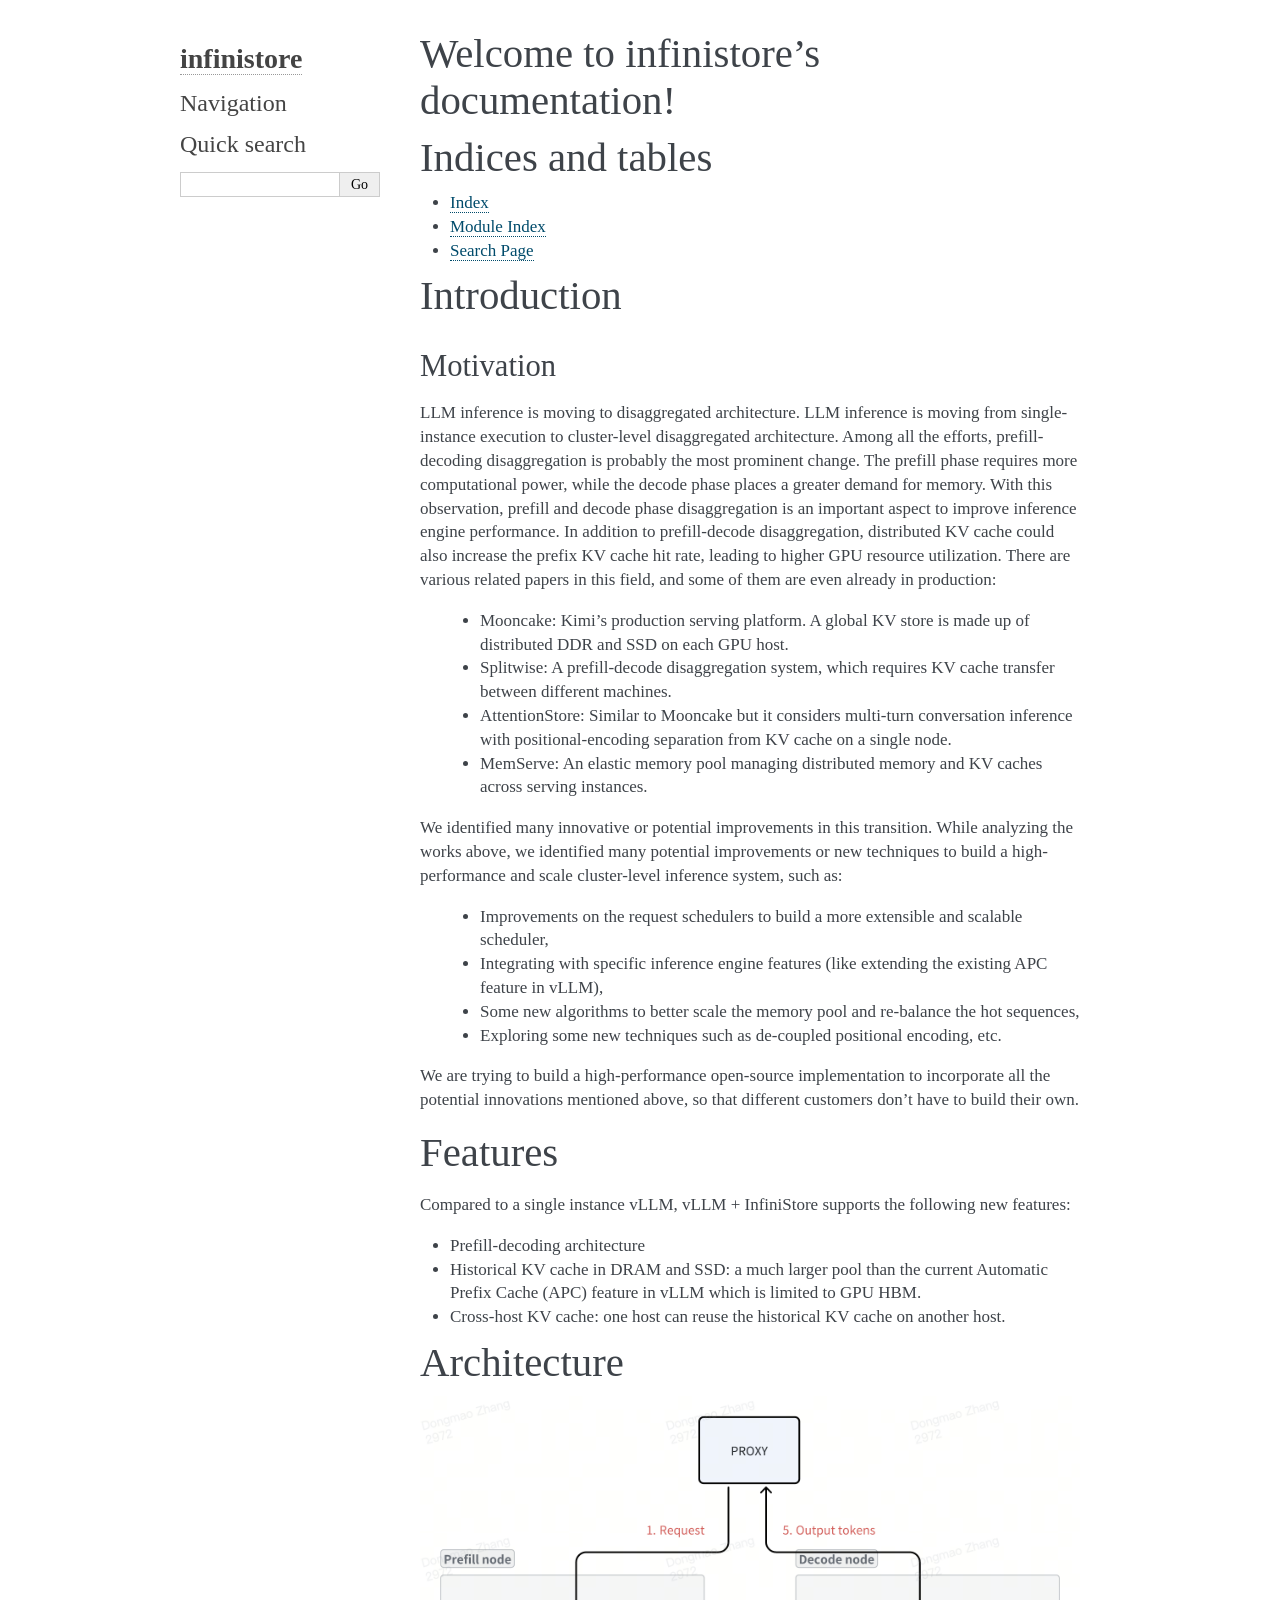
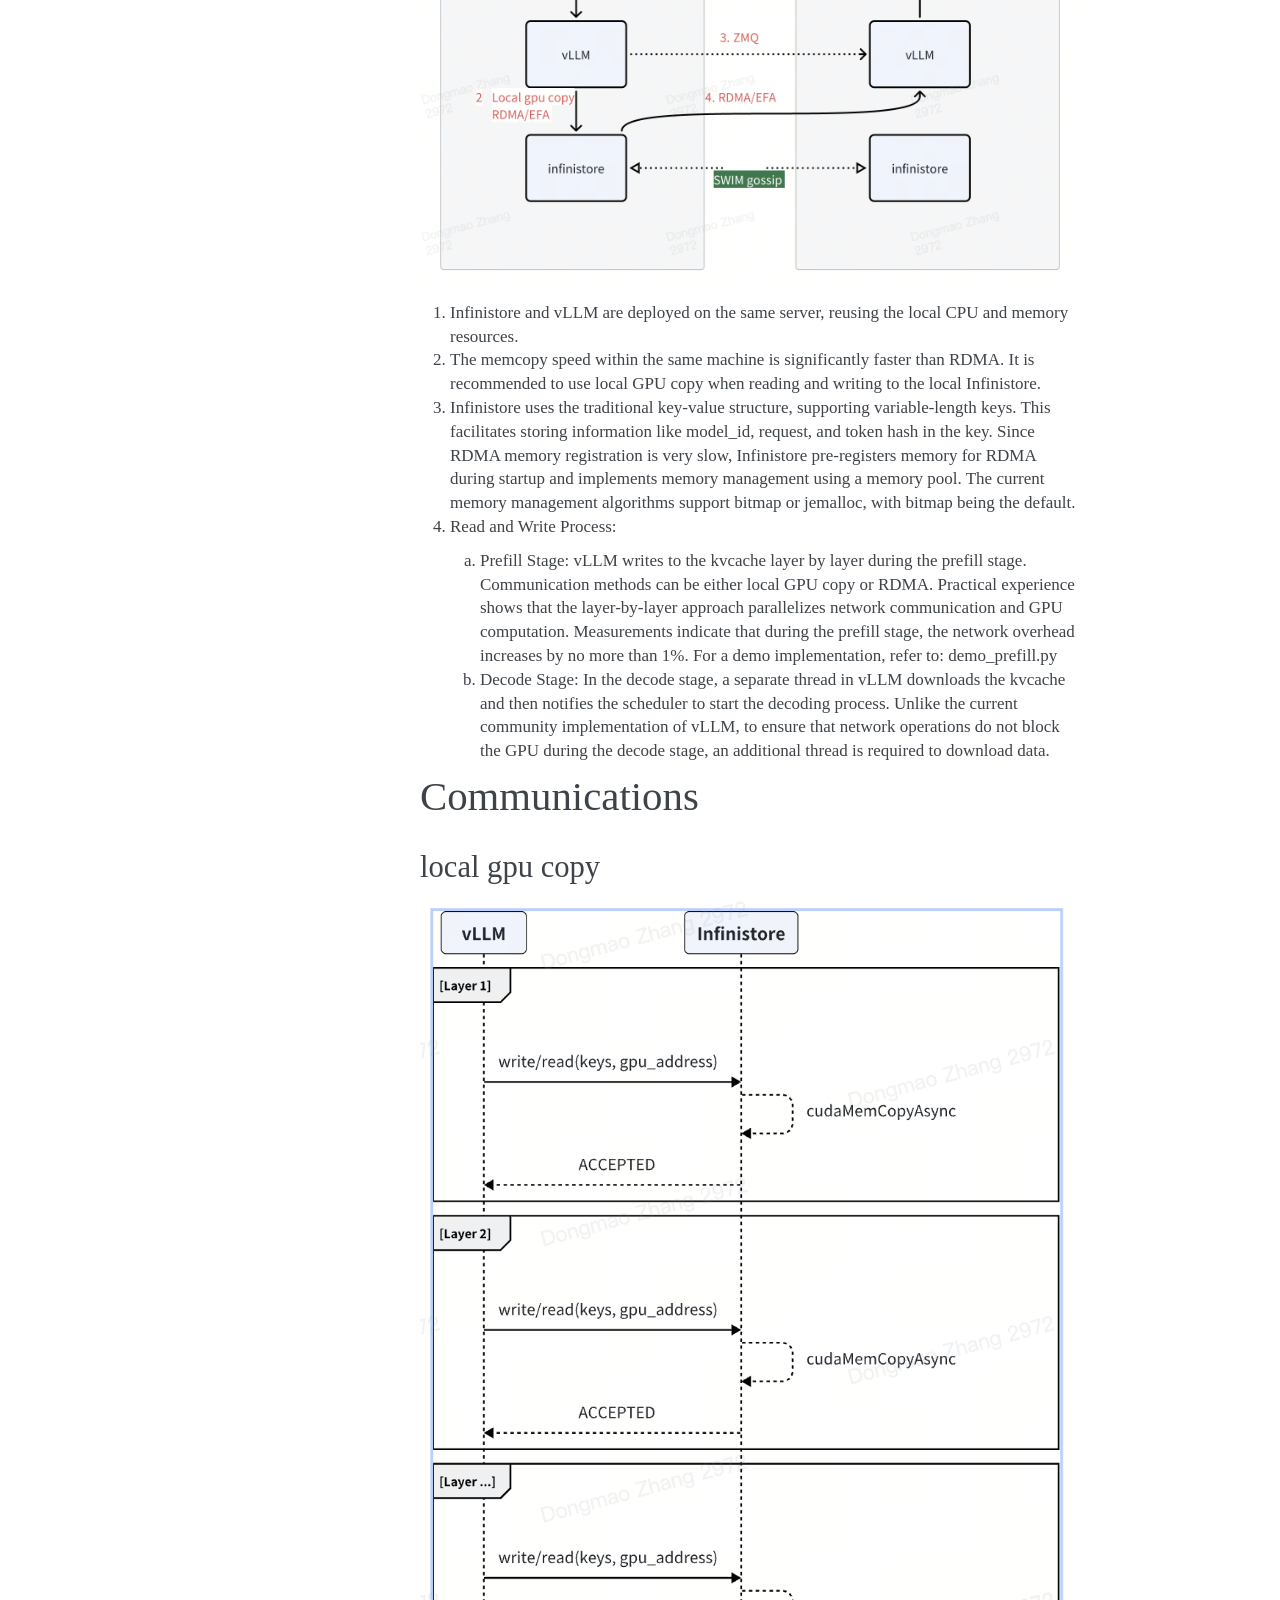
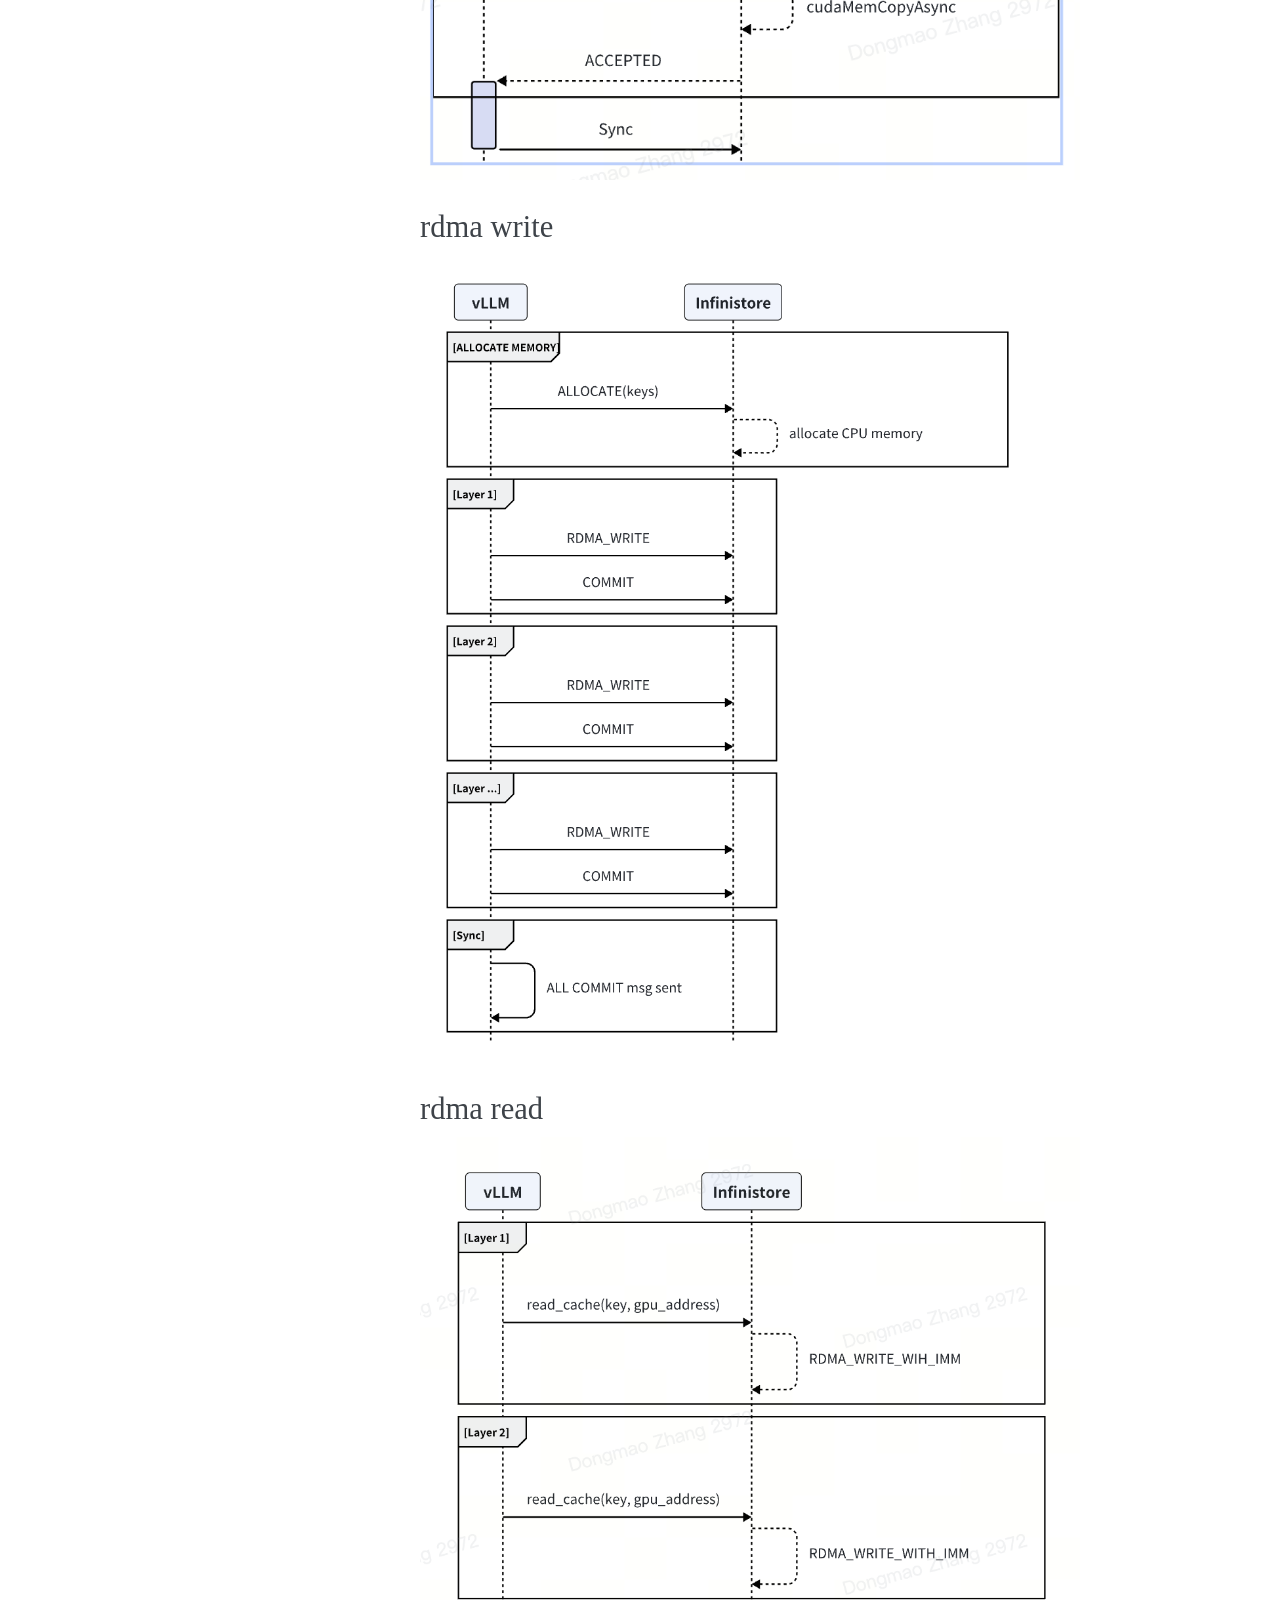
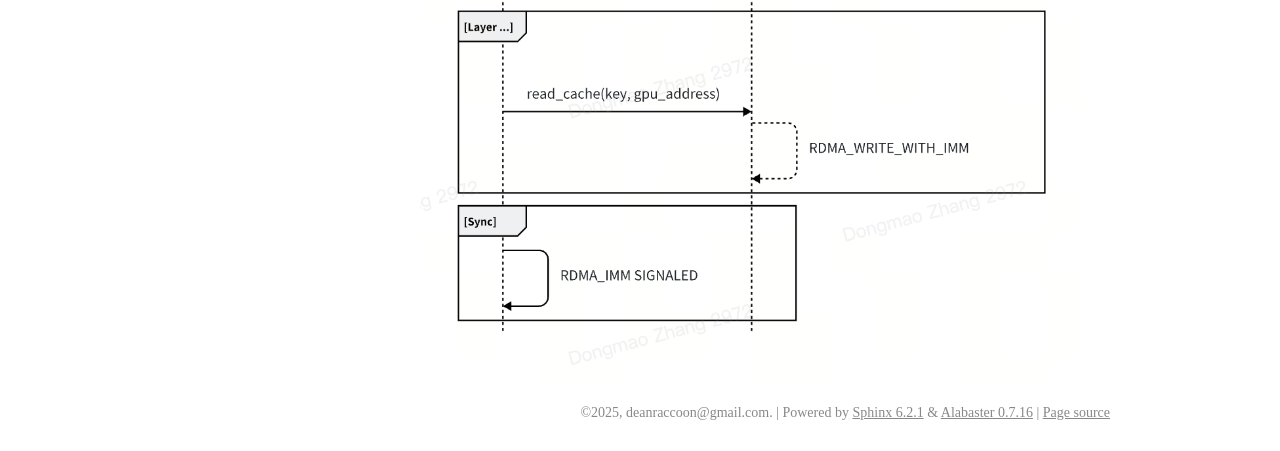
<file: index.html>
<!DOCTYPE html>

<html lang="en">
  <head>
    <meta charset="utf-8" />
    <meta name="viewport" content="width=device-width, initial-scale=1.0" /><meta name="generator" content="Docutils 0.19: https://docutils.sourceforge.io/" />

    <title>Welcome to infinistore’s documentation! &#8212; infinistore  documentation</title>
    <link rel="stylesheet" type="text/css" href="_static/pygments.css" />
    <link rel="stylesheet" type="text/css" href="_static/alabaster.css" />
    <script data-url_root="./" id="documentation_options" src="_static/documentation_options.js"></script>
    <script src="_static/doctools.js"></script>
    <script src="_static/sphinx_highlight.js"></script>
    <link rel="index" title="Index" href="genindex.html" />
    <link rel="search" title="Search" href="search.html" />
   
  <link rel="stylesheet" href="_static/custom.css" type="text/css" />
  

  
  

  </head><body>
  

    <div class="document">
      <div class="documentwrapper">
        <div class="bodywrapper">
          

          <div class="body" role="main">
            
  <section id="welcome-to-infinistore-s-documentation">
<h1>Welcome to infinistore’s documentation!<a class="headerlink" href="#welcome-to-infinistore-s-documentation" title="Permalink to this heading">¶</a></h1>
<div class="toctree-wrapper compound">
</div>
</section>
<section id="indices-and-tables">
<h1>Indices and tables<a class="headerlink" href="#indices-and-tables" title="Permalink to this heading">¶</a></h1>
<ul class="simple">
<li><p><a class="reference internal" href="genindex.html"><span class="std std-ref">Index</span></a></p></li>
<li><p><a class="reference internal" href="py-modindex.html"><span class="std std-ref">Module Index</span></a></p></li>
<li><p><a class="reference internal" href="search.html"><span class="std std-ref">Search Page</span></a></p></li>
</ul>
</section>
<section id="introduction">
<h1>Introduction<a class="headerlink" href="#introduction" title="Permalink to this heading">¶</a></h1>
<section id="motivation">
<h2>Motivation<a class="headerlink" href="#motivation" title="Permalink to this heading">¶</a></h2>
<p>LLM inference is moving to disaggregated architecture.
LLM inference is moving from single-instance execution to cluster-level disaggregated architecture. Among all the efforts, prefill-decoding disaggregation is probably the most prominent change. The prefill phase requires more computational power, while the decode phase places a greater demand for memory. With this observation, prefill and decode phase disaggregation is an important aspect to improve inference engine performance.
In addition to prefill-decode disaggregation, distributed KV cache could also increase the prefix KV cache hit rate, leading to higher GPU resource utilization.
There are various related papers in this field, and some of them are even already in production:</p>
<blockquote>
<div><ul class="simple">
<li><p>Mooncake: Kimi’s production serving platform. A global KV store is made up of distributed DDR and SSD on each GPU host.</p></li>
<li><p>Splitwise: A prefill-decode disaggregation system, which requires KV cache transfer between different machines.</p></li>
<li><p>AttentionStore: Similar to Mooncake but it considers multi-turn conversation inference with positional-encoding separation from KV cache on a single node.</p></li>
<li><p>MemServe: An elastic memory pool managing distributed memory and KV caches across serving instances.</p></li>
</ul>
</div></blockquote>
<p>We identified many innovative or potential improvements in this transition.
While analyzing the works above, we identified many potential improvements or new techniques to build a high-performance and scale cluster-level inference system, such as:</p>
<blockquote>
<div><ul class="simple">
<li><p>Improvements on the request schedulers to build a more extensible and scalable scheduler,</p></li>
<li><p>Integrating with specific inference engine features (like extending the existing APC feature in vLLM),</p></li>
<li><p>Some new algorithms to better scale the memory pool and re-balance the hot sequences,</p></li>
<li><p>Exploring some new techniques such as de-coupled positional encoding, etc.</p></li>
</ul>
</div></blockquote>
<p>We are trying to build a high-performance open-source implementation to incorporate all the potential innovations mentioned above, so that different customers don’t have to build their own.</p>
</section>
</section>
<section id="features">
<h1>Features<a class="headerlink" href="#features" title="Permalink to this heading">¶</a></h1>
<p>Compared to a single instance vLLM, vLLM + InfiniStore supports the following new features:</p>
<ul class="simple">
<li><p>Prefill-decoding architecture</p></li>
<li><p>Historical KV cache in DRAM and SSD: a much larger pool than the current Automatic Prefix Cache (APC) feature in vLLM which is limited to GPU HBM.</p></li>
<li><p>Cross-host KV cache: one host can reuse the historical KV cache on another host.</p></li>
</ul>
</section>
<section id="architecture">
<h1>Architecture<a class="headerlink" href="#architecture" title="Permalink to this heading">¶</a></h1>
<img alt="_images/arch.png" class="align-center" src="_images/arch.png" />
<ol class="arabic simple">
<li><p>Infinistore and vLLM are deployed on the same server, reusing the local CPU and memory resources.</p></li>
<li><p>The memcopy speed within the same machine is significantly faster than RDMA. It is recommended to use local GPU copy when reading and writing to the local Infinistore.</p></li>
<li><p>Infinistore uses the traditional key-value structure, supporting variable-length keys. This facilitates storing information like model_id, request, and token hash in the key.
Since RDMA memory registration is very slow, Infinistore pre-registers memory for RDMA during startup and implements memory management using a memory pool.
The current memory management algorithms support bitmap or jemalloc, with bitmap being the default.</p></li>
<li><p>Read and Write Process:</p>
<ol class="loweralpha simple">
<li><p>Prefill Stage:
vLLM writes to the kvcache layer by layer during the prefill stage. Communication methods can be either local GPU copy or RDMA.
Practical experience shows that the layer-by-layer approach parallelizes network communication and GPU computation. Measurements indicate that during the prefill stage, the network overhead increases by no more than 1%.
For a demo implementation, refer to: demo_prefill.py</p></li>
<li><p>Decode Stage:
In the decode stage, a separate thread in vLLM downloads the kvcache and then notifies the scheduler to start the decoding process.
Unlike the current community implementation of vLLM, to ensure that network operations do not block the GPU during the decode stage, an additional thread is required to download data.</p></li>
</ol>
</li>
</ol>
</section>
<section id="communications">
<h1>Communications<a class="headerlink" href="#communications" title="Permalink to this heading">¶</a></h1>
<section id="local-gpu-copy">
<h2>local gpu copy<a class="headerlink" href="#local-gpu-copy" title="Permalink to this heading">¶</a></h2>
<img alt="_images/local_gpu_cpy.png" class="align-center" src="_images/local_gpu_cpy.png" />
</section>
<section id="rdma-write">
<h2>rdma write<a class="headerlink" href="#rdma-write" title="Permalink to this heading">¶</a></h2>
<img alt="_images/rdma_write.png" class="align-center" src="_images/rdma_write.png" />
</section>
<section id="rdma-read">
<h2>rdma read<a class="headerlink" href="#rdma-read" title="Permalink to this heading">¶</a></h2>
<img alt="_images/rdma_read.png" class="align-center" src="_images/rdma_read.png" />
</section>
</section>


          </div>
          
        </div>
      </div>
      <div class="sphinxsidebar" role="navigation" aria-label="main navigation">
        <div class="sphinxsidebarwrapper">
<h1 class="logo"><a href="#">infinistore</a></h1>








<h3>Navigation</h3>

<div class="relations">
<h3>Related Topics</h3>
<ul>
  <li><a href="#">Documentation overview</a><ul>
  </ul></li>
</ul>
</div>
<div id="searchbox" style="display: none" role="search">
  <h3 id="searchlabel">Quick search</h3>
    <div class="searchformwrapper">
    <form class="search" action="search.html" method="get">
      <input type="text" name="q" aria-labelledby="searchlabel" autocomplete="off" autocorrect="off" autocapitalize="off" spellcheck="false"/>
      <input type="submit" value="Go" />
    </form>
    </div>
</div>
<script>document.getElementById('searchbox').style.display = "block"</script>








        </div>
      </div>
      <div class="clearer"></div>
    </div>
    <div class="footer">
      &#169;2025, deanraccoon@gmail.com.
      
      |
      Powered by <a href="https://www.sphinx-doc.org/">Sphinx 6.2.1</a>
      &amp; <a href="https://alabaster.readthedocs.io">Alabaster 0.7.16</a>
      
      |
      <a href="_sources/index.rst.txt"
          rel="nofollow">Page source</a>
    </div>

    

    
  </body>
</html>
</file>
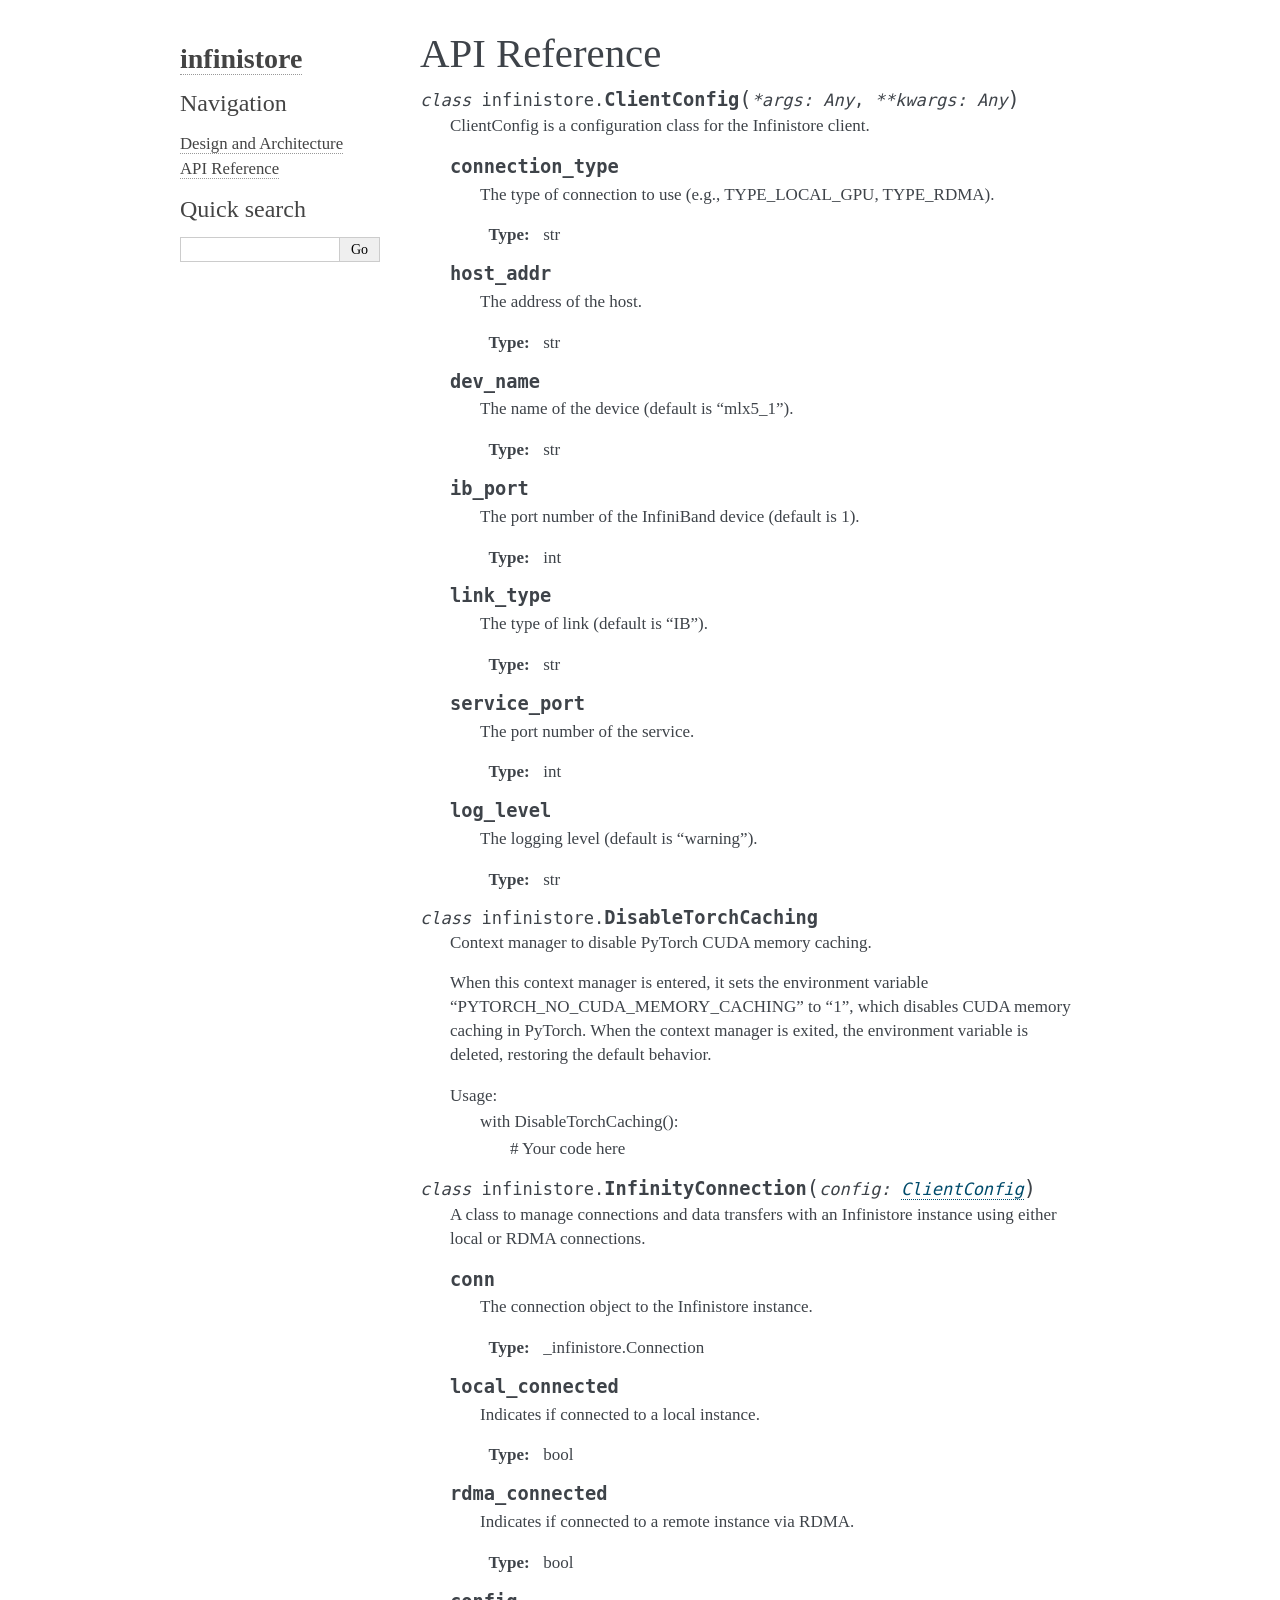
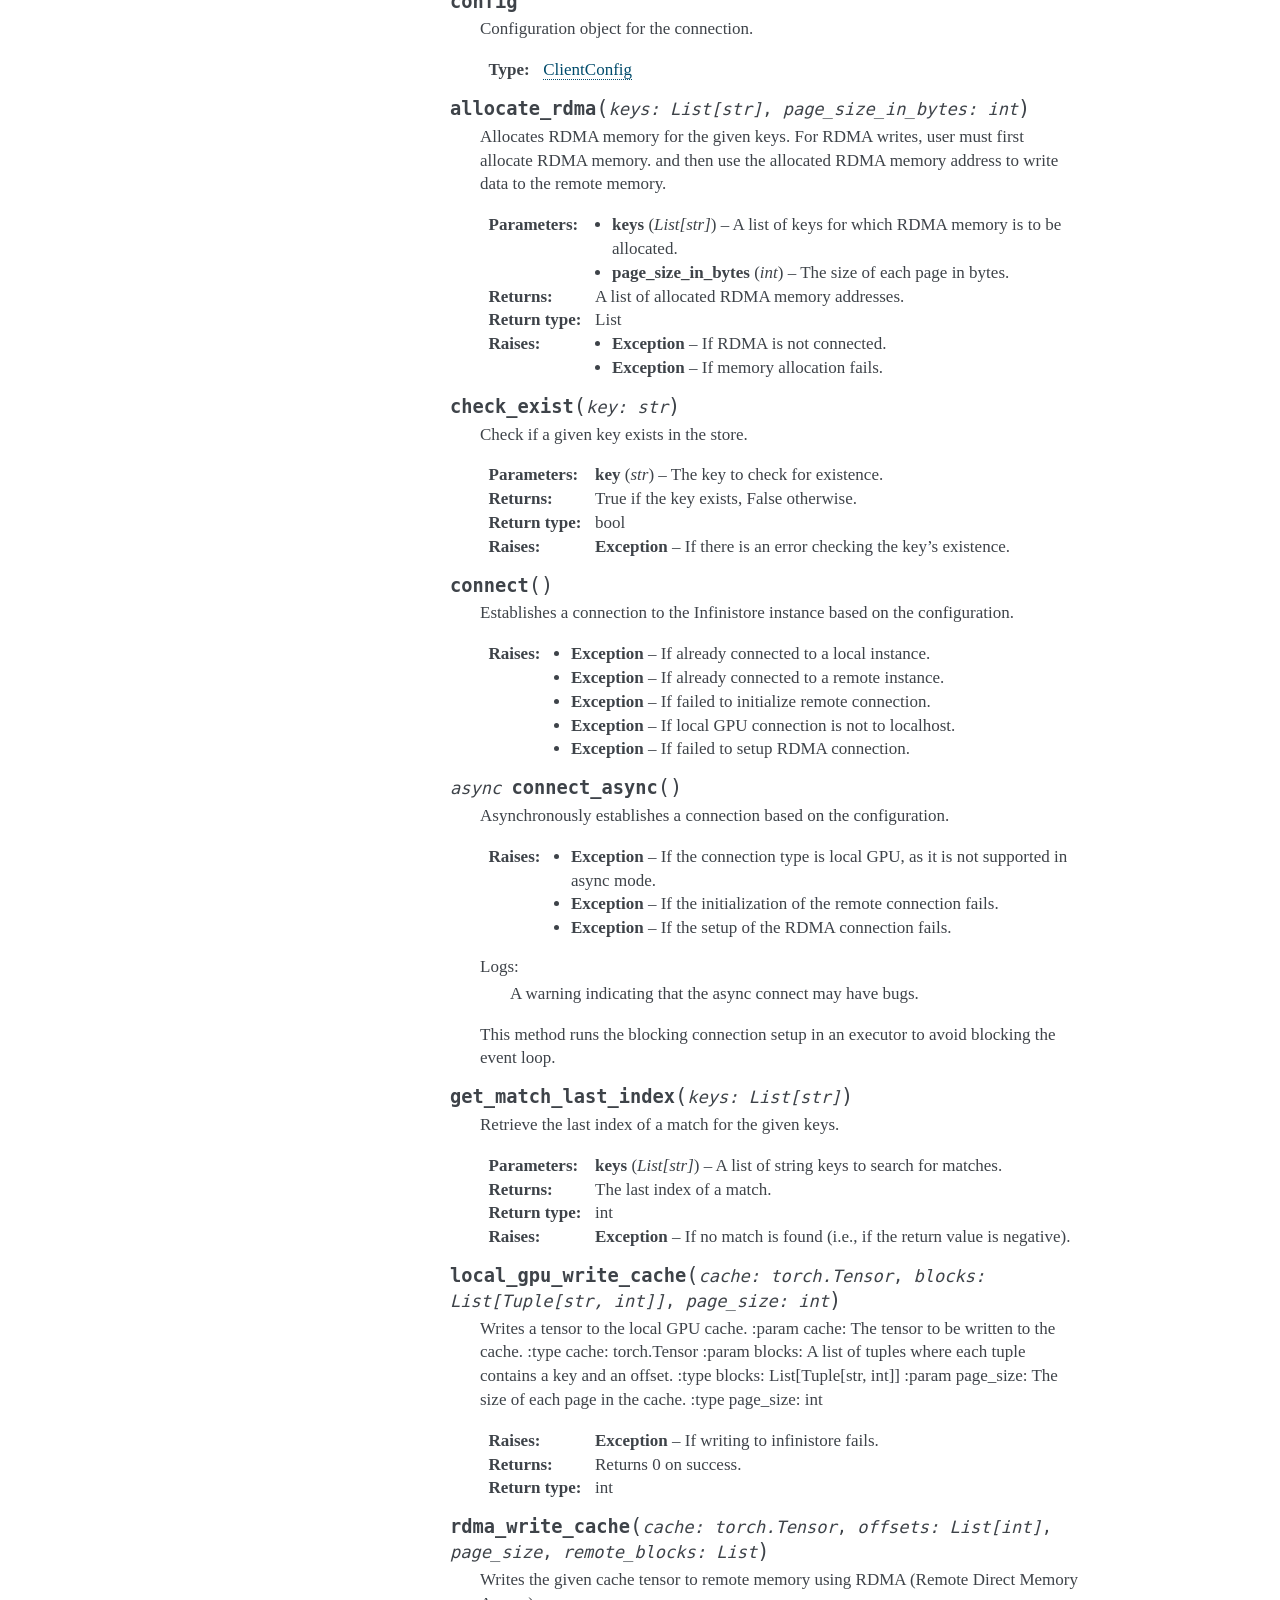
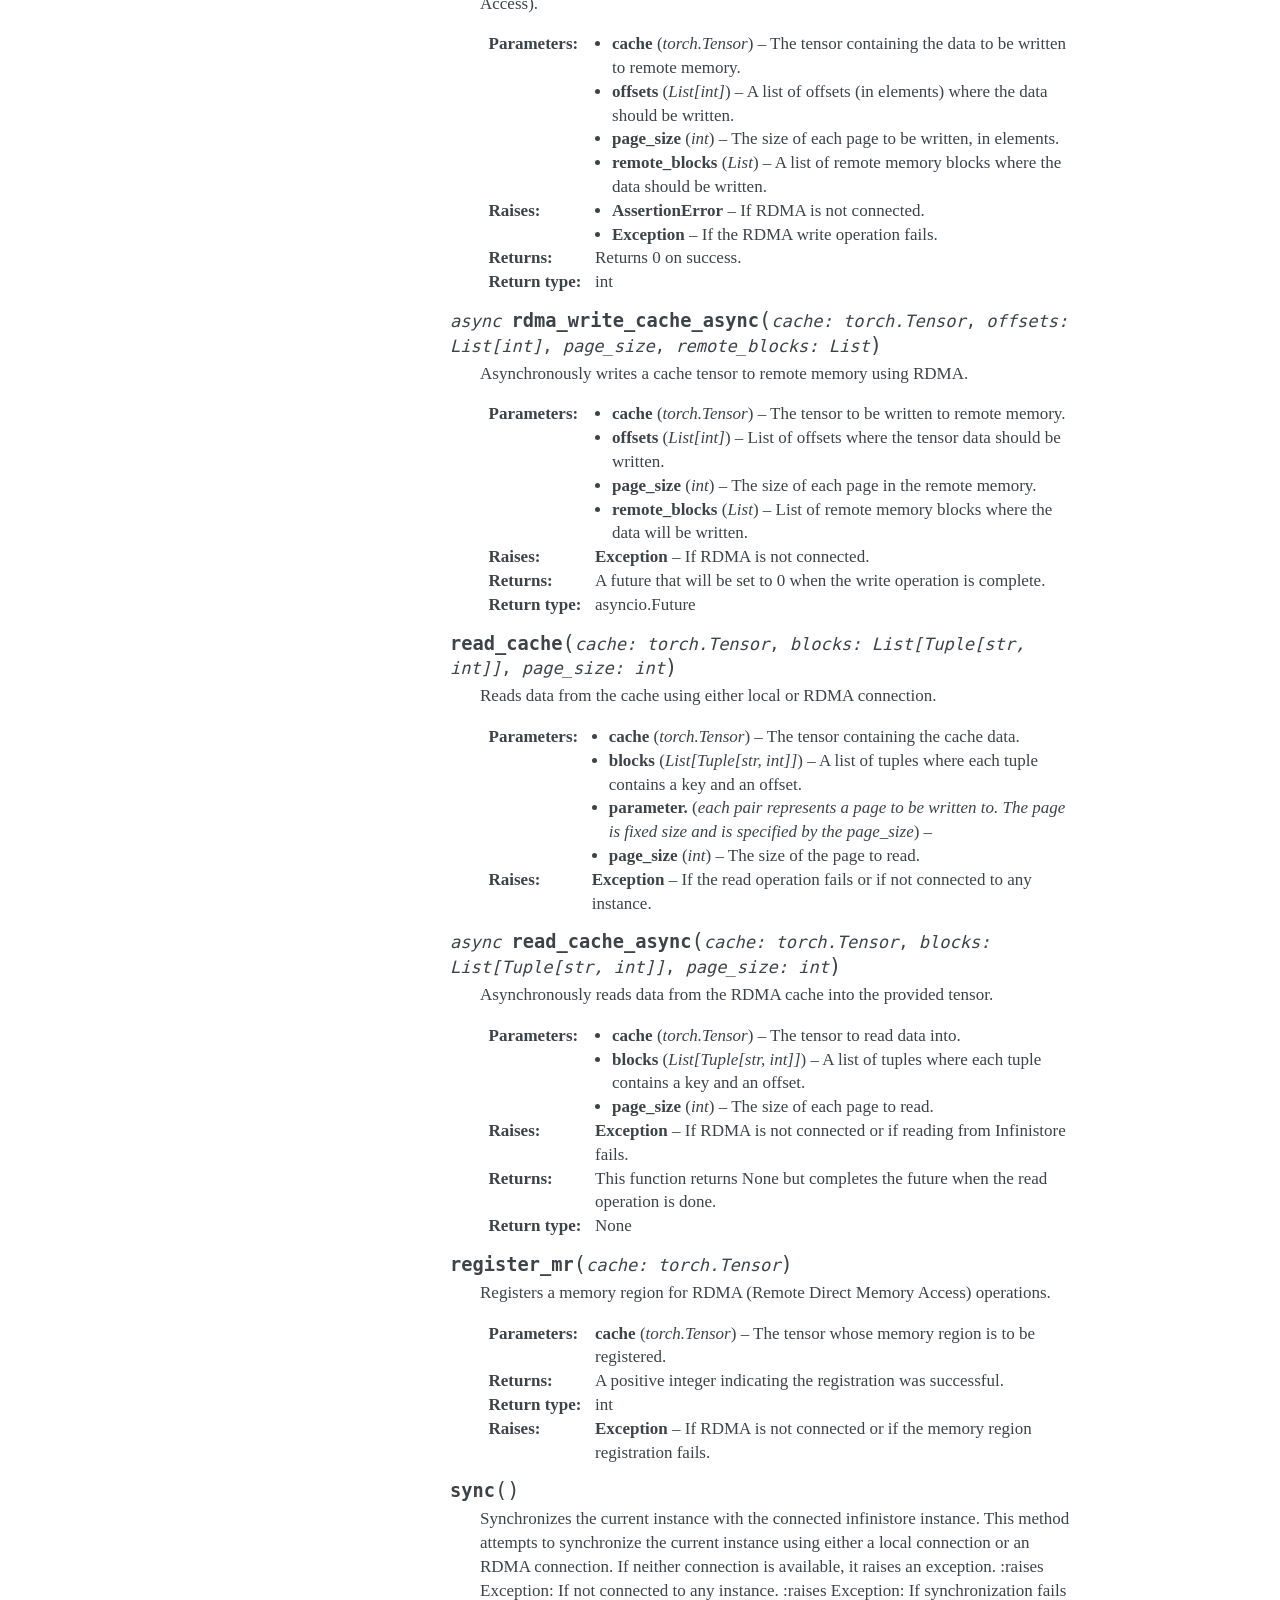
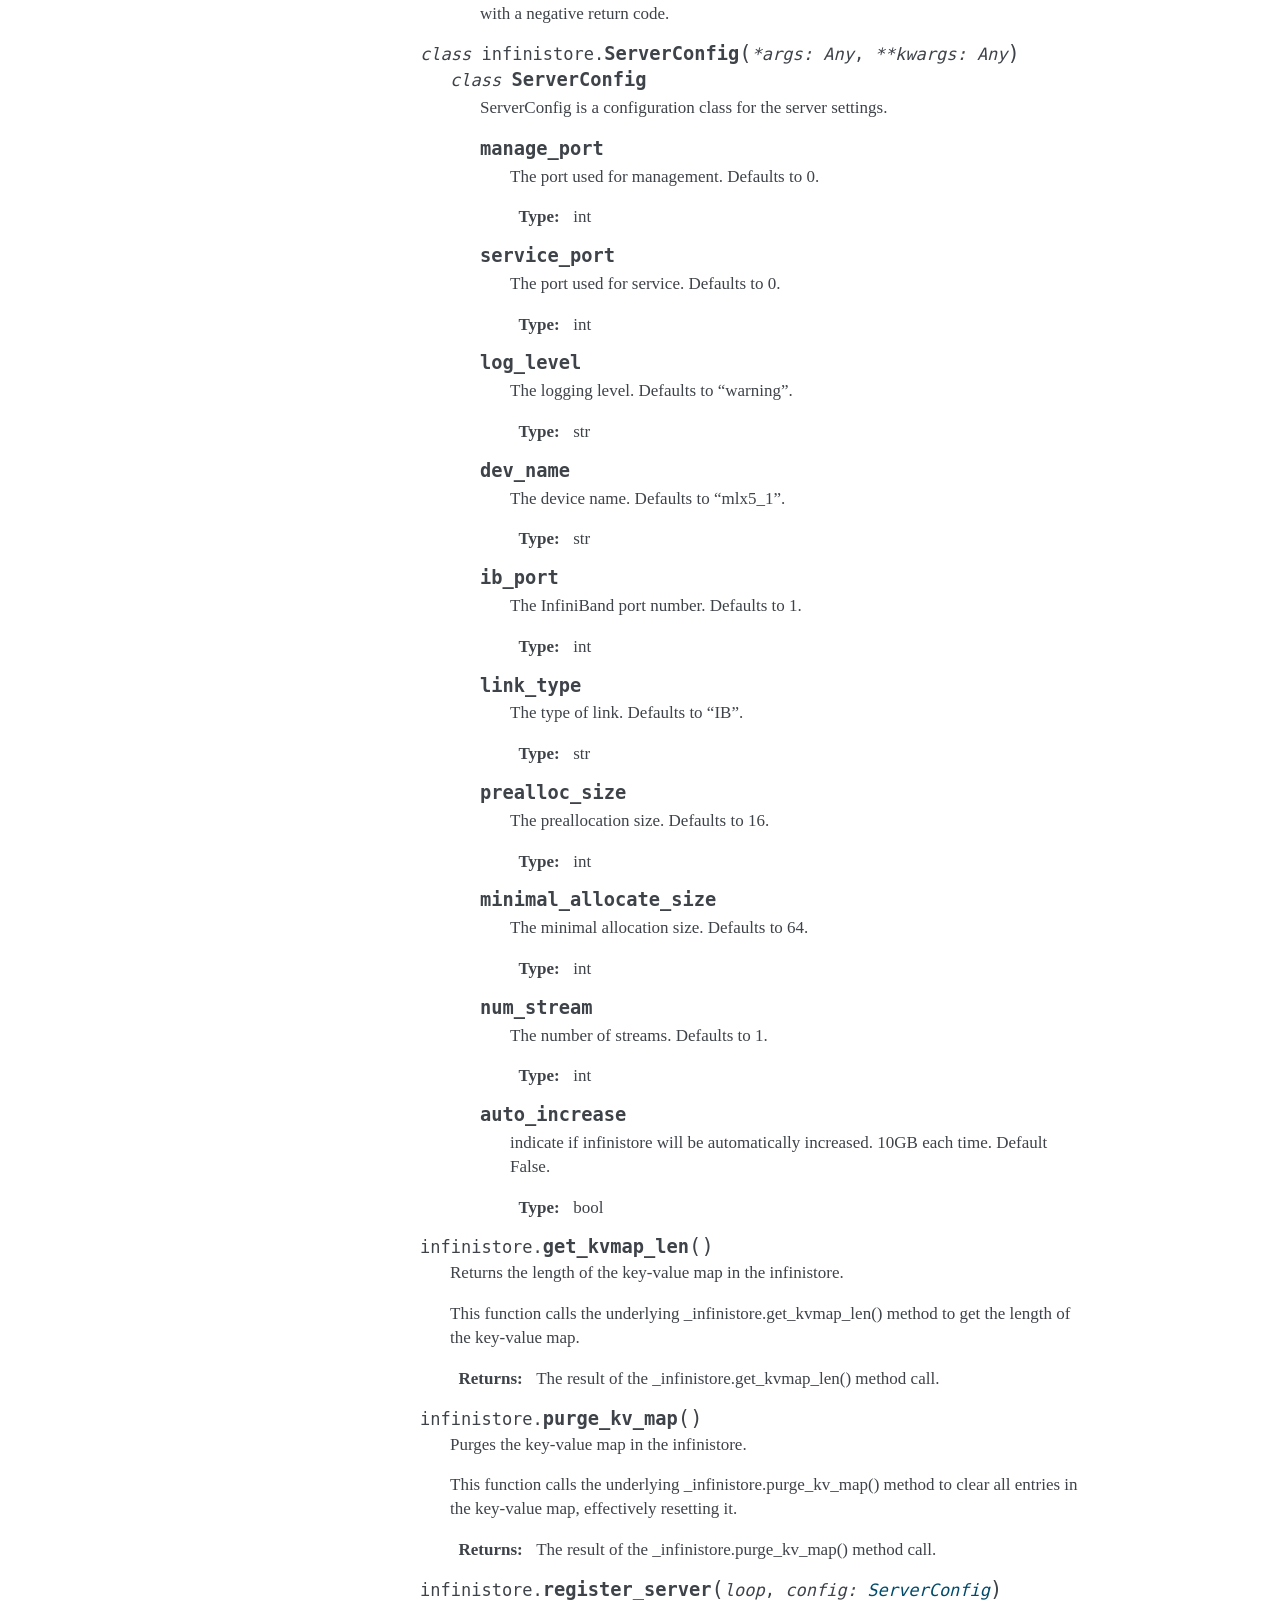
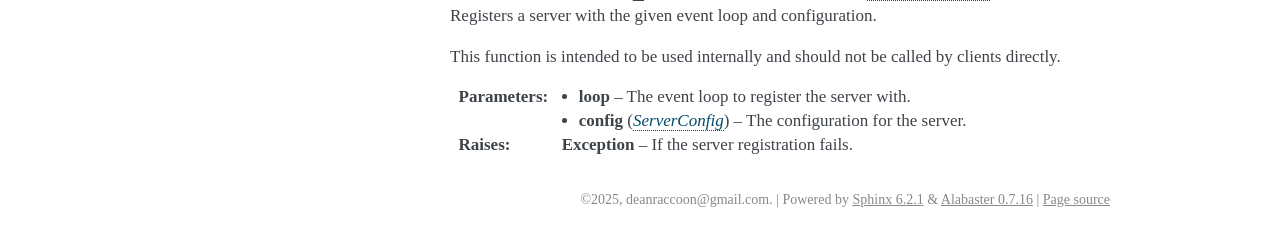
<file: api.html>
<!DOCTYPE html>

<html lang="en">
  <head>
    <meta charset="utf-8" />
    <meta name="viewport" content="width=device-width, initial-scale=1.0" /><meta name="generator" content="Docutils 0.19: https://docutils.sourceforge.io/" />

    <title>API Reference &#8212; infinistore  documentation</title>
    <link rel="stylesheet" type="text/css" href="_static/pygments.css" />
    <link rel="stylesheet" type="text/css" href="_static/alabaster.css" />
    <script data-url_root="./" id="documentation_options" src="_static/documentation_options.js"></script>
    <script src="_static/doctools.js"></script>
    <script src="_static/sphinx_highlight.js"></script>
    <link rel="index" title="Index" href="genindex.html" />
    <link rel="search" title="Search" href="search.html" />
    <link rel="prev" title="Design and Architecture" href="design.html" />
   
  <link rel="stylesheet" href="_static/custom.css" type="text/css" />
  

  
  

  </head><body>
  

    <div class="document">
      <div class="documentwrapper">
        <div class="bodywrapper">
          

          <div class="body" role="main">
            
  <section id="module-infinistore">
<span id="api-reference"></span><h1>API Reference<a class="headerlink" href="#module-infinistore" title="Permalink to this heading">¶</a></h1>
<dl class="py class">
<dt class="sig sig-object py" id="infinistore.ClientConfig">
<em class="property"><span class="pre">class</span><span class="w"> </span></em><span class="sig-prename descclassname"><span class="pre">infinistore.</span></span><span class="sig-name descname"><span class="pre">ClientConfig</span></span><span class="sig-paren">(</span><em class="sig-param"><span class="o"><span class="pre">*</span></span><span class="n"><span class="pre">args</span></span><span class="p"><span class="pre">:</span></span><span class="w"> </span><span class="n"><span class="pre">Any</span></span></em>, <em class="sig-param"><span class="o"><span class="pre">**</span></span><span class="n"><span class="pre">kwargs</span></span><span class="p"><span class="pre">:</span></span><span class="w"> </span><span class="n"><span class="pre">Any</span></span></em><span class="sig-paren">)</span><a class="headerlink" href="#infinistore.ClientConfig" title="Permalink to this definition">¶</a></dt>
<dd><p>ClientConfig is a configuration class for the Infinistore client.</p>
<dl class="py attribute">
<dt class="sig sig-object py" id="infinistore.ClientConfig.connection_type">
<span class="sig-name descname"><span class="pre">connection_type</span></span><a class="headerlink" href="#infinistore.ClientConfig.connection_type" title="Permalink to this definition">¶</a></dt>
<dd><p>The type of connection to use (e.g., TYPE_LOCAL_GPU, TYPE_RDMA).</p>
<dl class="field-list simple">
<dt class="field-odd">Type<span class="colon">:</span></dt>
<dd class="field-odd"><p>str</p>
</dd>
</dl>
</dd></dl>

<dl class="py attribute">
<dt class="sig sig-object py" id="infinistore.ClientConfig.host_addr">
<span class="sig-name descname"><span class="pre">host_addr</span></span><a class="headerlink" href="#infinistore.ClientConfig.host_addr" title="Permalink to this definition">¶</a></dt>
<dd><p>The address of the host.</p>
<dl class="field-list simple">
<dt class="field-odd">Type<span class="colon">:</span></dt>
<dd class="field-odd"><p>str</p>
</dd>
</dl>
</dd></dl>

<dl class="py attribute">
<dt class="sig sig-object py" id="infinistore.ClientConfig.dev_name">
<span class="sig-name descname"><span class="pre">dev_name</span></span><a class="headerlink" href="#infinistore.ClientConfig.dev_name" title="Permalink to this definition">¶</a></dt>
<dd><p>The name of the device (default is “mlx5_1”).</p>
<dl class="field-list simple">
<dt class="field-odd">Type<span class="colon">:</span></dt>
<dd class="field-odd"><p>str</p>
</dd>
</dl>
</dd></dl>

<dl class="py attribute">
<dt class="sig sig-object py" id="infinistore.ClientConfig.ib_port">
<span class="sig-name descname"><span class="pre">ib_port</span></span><a class="headerlink" href="#infinistore.ClientConfig.ib_port" title="Permalink to this definition">¶</a></dt>
<dd><p>The port number of the InfiniBand device (default is 1).</p>
<dl class="field-list simple">
<dt class="field-odd">Type<span class="colon">:</span></dt>
<dd class="field-odd"><p>int</p>
</dd>
</dl>
</dd></dl>

<dl class="py attribute">
<dt class="sig sig-object py" id="infinistore.ClientConfig.link_type">
<span class="sig-name descname"><span class="pre">link_type</span></span><a class="headerlink" href="#infinistore.ClientConfig.link_type" title="Permalink to this definition">¶</a></dt>
<dd><p>The type of link (default is “IB”).</p>
<dl class="field-list simple">
<dt class="field-odd">Type<span class="colon">:</span></dt>
<dd class="field-odd"><p>str</p>
</dd>
</dl>
</dd></dl>

<dl class="py attribute">
<dt class="sig sig-object py" id="infinistore.ClientConfig.service_port">
<span class="sig-name descname"><span class="pre">service_port</span></span><a class="headerlink" href="#infinistore.ClientConfig.service_port" title="Permalink to this definition">¶</a></dt>
<dd><p>The port number of the service.</p>
<dl class="field-list simple">
<dt class="field-odd">Type<span class="colon">:</span></dt>
<dd class="field-odd"><p>int</p>
</dd>
</dl>
</dd></dl>

<dl class="py attribute">
<dt class="sig sig-object py" id="infinistore.ClientConfig.log_level">
<span class="sig-name descname"><span class="pre">log_level</span></span><a class="headerlink" href="#infinistore.ClientConfig.log_level" title="Permalink to this definition">¶</a></dt>
<dd><p>The logging level (default is “warning”).</p>
<dl class="field-list simple">
<dt class="field-odd">Type<span class="colon">:</span></dt>
<dd class="field-odd"><p>str</p>
</dd>
</dl>
</dd></dl>

</dd></dl>

<dl class="py class">
<dt class="sig sig-object py" id="infinistore.DisableTorchCaching">
<em class="property"><span class="pre">class</span><span class="w"> </span></em><span class="sig-prename descclassname"><span class="pre">infinistore.</span></span><span class="sig-name descname"><span class="pre">DisableTorchCaching</span></span><a class="headerlink" href="#infinistore.DisableTorchCaching" title="Permalink to this definition">¶</a></dt>
<dd><p>Context manager to disable PyTorch CUDA memory caching.</p>
<p>When this context manager is entered, it sets the environment variable
“PYTORCH_NO_CUDA_MEMORY_CACHING” to “1”, which disables CUDA memory caching
in PyTorch. When the context manager is exited, the environment variable is
deleted, restoring the default behavior.</p>
<dl class="simple">
<dt>Usage:</dt><dd><dl class="simple">
<dt>with DisableTorchCaching():</dt><dd><p># Your code here</p>
</dd>
</dl>
</dd>
</dl>
</dd></dl>

<dl class="py class">
<dt class="sig sig-object py" id="infinistore.InfinityConnection">
<em class="property"><span class="pre">class</span><span class="w"> </span></em><span class="sig-prename descclassname"><span class="pre">infinistore.</span></span><span class="sig-name descname"><span class="pre">InfinityConnection</span></span><span class="sig-paren">(</span><em class="sig-param"><span class="n"><span class="pre">config</span></span><span class="p"><span class="pre">:</span></span><span class="w"> </span><span class="n"><a class="reference internal" href="#infinistore.ClientConfig" title="infinistore.lib.ClientConfig"><span class="pre">ClientConfig</span></a></span></em><span class="sig-paren">)</span><a class="headerlink" href="#infinistore.InfinityConnection" title="Permalink to this definition">¶</a></dt>
<dd><p>A class to manage connections and data transfers with an Infinistore instance using either local or RDMA connections.</p>
<dl class="py attribute">
<dt class="sig sig-object py" id="infinistore.InfinityConnection.conn">
<span class="sig-name descname"><span class="pre">conn</span></span><a class="headerlink" href="#infinistore.InfinityConnection.conn" title="Permalink to this definition">¶</a></dt>
<dd><p>The connection object to the Infinistore instance.</p>
<dl class="field-list simple">
<dt class="field-odd">Type<span class="colon">:</span></dt>
<dd class="field-odd"><p>_infinistore.Connection</p>
</dd>
</dl>
</dd></dl>

<dl class="py attribute">
<dt class="sig sig-object py" id="infinistore.InfinityConnection.local_connected">
<span class="sig-name descname"><span class="pre">local_connected</span></span><a class="headerlink" href="#infinistore.InfinityConnection.local_connected" title="Permalink to this definition">¶</a></dt>
<dd><p>Indicates if connected to a local instance.</p>
<dl class="field-list simple">
<dt class="field-odd">Type<span class="colon">:</span></dt>
<dd class="field-odd"><p>bool</p>
</dd>
</dl>
</dd></dl>

<dl class="py attribute">
<dt class="sig sig-object py" id="infinistore.InfinityConnection.rdma_connected">
<span class="sig-name descname"><span class="pre">rdma_connected</span></span><a class="headerlink" href="#infinistore.InfinityConnection.rdma_connected" title="Permalink to this definition">¶</a></dt>
<dd><p>Indicates if connected to a remote instance via RDMA.</p>
<dl class="field-list simple">
<dt class="field-odd">Type<span class="colon">:</span></dt>
<dd class="field-odd"><p>bool</p>
</dd>
</dl>
</dd></dl>

<dl class="py attribute">
<dt class="sig sig-object py" id="infinistore.InfinityConnection.config">
<span class="sig-name descname"><span class="pre">config</span></span><a class="headerlink" href="#infinistore.InfinityConnection.config" title="Permalink to this definition">¶</a></dt>
<dd><p>Configuration object for the connection.</p>
<dl class="field-list simple">
<dt class="field-odd">Type<span class="colon">:</span></dt>
<dd class="field-odd"><p><a class="reference internal" href="#infinistore.ClientConfig" title="infinistore.ClientConfig">ClientConfig</a></p>
</dd>
</dl>
</dd></dl>

<dl class="py method">
<dt class="sig sig-object py" id="infinistore.InfinityConnection.allocate_rdma">
<span class="sig-name descname"><span class="pre">allocate_rdma</span></span><span class="sig-paren">(</span><em class="sig-param"><span class="n"><span class="pre">keys</span></span><span class="p"><span class="pre">:</span></span><span class="w"> </span><span class="n"><span class="pre">List</span><span class="p"><span class="pre">[</span></span><span class="pre">str</span><span class="p"><span class="pre">]</span></span></span></em>, <em class="sig-param"><span class="n"><span class="pre">page_size_in_bytes</span></span><span class="p"><span class="pre">:</span></span><span class="w"> </span><span class="n"><span class="pre">int</span></span></em><span class="sig-paren">)</span><a class="headerlink" href="#infinistore.InfinityConnection.allocate_rdma" title="Permalink to this definition">¶</a></dt>
<dd><p>Allocates RDMA memory for the given keys. For RDMA writes, user must first allocate RDMA memory.
and then use the allocated RDMA memory address to write data to the remote memory.</p>
<dl class="field-list simple">
<dt class="field-odd">Parameters<span class="colon">:</span></dt>
<dd class="field-odd"><ul class="simple">
<li><p><strong>keys</strong> (<em>List</em><em>[</em><em>str</em><em>]</em>) – A list of keys for which RDMA memory is to be allocated.</p></li>
<li><p><strong>page_size_in_bytes</strong> (<em>int</em>) – The size of each page in bytes.</p></li>
</ul>
</dd>
<dt class="field-even">Returns<span class="colon">:</span></dt>
<dd class="field-even"><p>A list of allocated RDMA memory addresses.</p>
</dd>
<dt class="field-odd">Return type<span class="colon">:</span></dt>
<dd class="field-odd"><p>List</p>
</dd>
<dt class="field-even">Raises<span class="colon">:</span></dt>
<dd class="field-even"><ul class="simple">
<li><p><strong>Exception</strong> – If RDMA is not connected.</p></li>
<li><p><strong>Exception</strong> – If memory allocation fails.</p></li>
</ul>
</dd>
</dl>
</dd></dl>

<dl class="py method">
<dt class="sig sig-object py" id="infinistore.InfinityConnection.check_exist">
<span class="sig-name descname"><span class="pre">check_exist</span></span><span class="sig-paren">(</span><em class="sig-param"><span class="n"><span class="pre">key</span></span><span class="p"><span class="pre">:</span></span><span class="w"> </span><span class="n"><span class="pre">str</span></span></em><span class="sig-paren">)</span><a class="headerlink" href="#infinistore.InfinityConnection.check_exist" title="Permalink to this definition">¶</a></dt>
<dd><p>Check if a given key exists in the store.</p>
<dl class="field-list simple">
<dt class="field-odd">Parameters<span class="colon">:</span></dt>
<dd class="field-odd"><p><strong>key</strong> (<em>str</em>) – The key to check for existence.</p>
</dd>
<dt class="field-even">Returns<span class="colon">:</span></dt>
<dd class="field-even"><p>True if the key exists, False otherwise.</p>
</dd>
<dt class="field-odd">Return type<span class="colon">:</span></dt>
<dd class="field-odd"><p>bool</p>
</dd>
<dt class="field-even">Raises<span class="colon">:</span></dt>
<dd class="field-even"><p><strong>Exception</strong> – If there is an error checking the key’s existence.</p>
</dd>
</dl>
</dd></dl>

<dl class="py method">
<dt class="sig sig-object py" id="infinistore.InfinityConnection.connect">
<span class="sig-name descname"><span class="pre">connect</span></span><span class="sig-paren">(</span><span class="sig-paren">)</span><a class="headerlink" href="#infinistore.InfinityConnection.connect" title="Permalink to this definition">¶</a></dt>
<dd><p>Establishes a connection to the Infinistore instance based on the configuration.</p>
<dl class="field-list simple">
<dt class="field-odd">Raises<span class="colon">:</span></dt>
<dd class="field-odd"><ul class="simple">
<li><p><strong>Exception</strong> – If already connected to a local instance.</p></li>
<li><p><strong>Exception</strong> – If already connected to a remote instance.</p></li>
<li><p><strong>Exception</strong> – If failed to initialize remote connection.</p></li>
<li><p><strong>Exception</strong> – If local GPU connection is not to localhost.</p></li>
<li><p><strong>Exception</strong> – If failed to setup RDMA connection.</p></li>
</ul>
</dd>
</dl>
</dd></dl>

<dl class="py method">
<dt class="sig sig-object py" id="infinistore.InfinityConnection.connect_async">
<em class="property"><span class="pre">async</span><span class="w"> </span></em><span class="sig-name descname"><span class="pre">connect_async</span></span><span class="sig-paren">(</span><span class="sig-paren">)</span><a class="headerlink" href="#infinistore.InfinityConnection.connect_async" title="Permalink to this definition">¶</a></dt>
<dd><p>Asynchronously establishes a connection based on the configuration.</p>
<dl class="field-list simple">
<dt class="field-odd">Raises<span class="colon">:</span></dt>
<dd class="field-odd"><ul class="simple">
<li><p><strong>Exception</strong> – If the connection type is local GPU, as it is not supported in async mode.</p></li>
<li><p><strong>Exception</strong> – If the initialization of the remote connection fails.</p></li>
<li><p><strong>Exception</strong> – If the setup of the RDMA connection fails.</p></li>
</ul>
</dd>
</dl>
<dl class="simple">
<dt>Logs:</dt><dd><p>A warning indicating that the async connect may have bugs.</p>
</dd>
</dl>
<p>This method runs the blocking connection setup in an executor to avoid blocking the event loop.</p>
</dd></dl>

<dl class="py method">
<dt class="sig sig-object py" id="infinistore.InfinityConnection.get_match_last_index">
<span class="sig-name descname"><span class="pre">get_match_last_index</span></span><span class="sig-paren">(</span><em class="sig-param"><span class="n"><span class="pre">keys</span></span><span class="p"><span class="pre">:</span></span><span class="w"> </span><span class="n"><span class="pre">List</span><span class="p"><span class="pre">[</span></span><span class="pre">str</span><span class="p"><span class="pre">]</span></span></span></em><span class="sig-paren">)</span><a class="headerlink" href="#infinistore.InfinityConnection.get_match_last_index" title="Permalink to this definition">¶</a></dt>
<dd><p>Retrieve the last index of a match for the given keys.</p>
<dl class="field-list simple">
<dt class="field-odd">Parameters<span class="colon">:</span></dt>
<dd class="field-odd"><p><strong>keys</strong> (<em>List</em><em>[</em><em>str</em><em>]</em>) – A list of string keys to search for matches.</p>
</dd>
<dt class="field-even">Returns<span class="colon">:</span></dt>
<dd class="field-even"><p>The last index of a match.</p>
</dd>
<dt class="field-odd">Return type<span class="colon">:</span></dt>
<dd class="field-odd"><p>int</p>
</dd>
<dt class="field-even">Raises<span class="colon">:</span></dt>
<dd class="field-even"><p><strong>Exception</strong> – If no match is found (i.e., if the return value is negative).</p>
</dd>
</dl>
</dd></dl>

<dl class="py method">
<dt class="sig sig-object py" id="infinistore.InfinityConnection.local_gpu_write_cache">
<span class="sig-name descname"><span class="pre">local_gpu_write_cache</span></span><span class="sig-paren">(</span><em class="sig-param"><span class="n"><span class="pre">cache</span></span><span class="p"><span class="pre">:</span></span><span class="w"> </span><span class="n"><span class="pre">torch.Tensor</span></span></em>, <em class="sig-param"><span class="n"><span class="pre">blocks</span></span><span class="p"><span class="pre">:</span></span><span class="w"> </span><span class="n"><span class="pre">List</span><span class="p"><span class="pre">[</span></span><span class="pre">Tuple</span><span class="p"><span class="pre">[</span></span><span class="pre">str</span><span class="p"><span class="pre">,</span></span><span class="w"> </span><span class="pre">int</span><span class="p"><span class="pre">]</span></span><span class="p"><span class="pre">]</span></span></span></em>, <em class="sig-param"><span class="n"><span class="pre">page_size</span></span><span class="p"><span class="pre">:</span></span><span class="w"> </span><span class="n"><span class="pre">int</span></span></em><span class="sig-paren">)</span><a class="headerlink" href="#infinistore.InfinityConnection.local_gpu_write_cache" title="Permalink to this definition">¶</a></dt>
<dd><p>Writes a tensor to the local GPU cache.
:param cache: The tensor to be written to the cache.
:type cache: torch.Tensor
:param blocks: A list of tuples where each tuple contains a key and an offset.
:type blocks: List[Tuple[str, int]]
:param page_size: The size of each page in the cache.
:type page_size: int</p>
<dl class="field-list simple">
<dt class="field-odd">Raises<span class="colon">:</span></dt>
<dd class="field-odd"><p><strong>Exception</strong> – If writing to infinistore fails.</p>
</dd>
<dt class="field-even">Returns<span class="colon">:</span></dt>
<dd class="field-even"><p>Returns 0 on success.</p>
</dd>
<dt class="field-odd">Return type<span class="colon">:</span></dt>
<dd class="field-odd"><p>int</p>
</dd>
</dl>
</dd></dl>

<dl class="py method">
<dt class="sig sig-object py" id="infinistore.InfinityConnection.rdma_write_cache">
<span class="sig-name descname"><span class="pre">rdma_write_cache</span></span><span class="sig-paren">(</span><em class="sig-param"><span class="n"><span class="pre">cache</span></span><span class="p"><span class="pre">:</span></span><span class="w"> </span><span class="n"><span class="pre">torch.Tensor</span></span></em>, <em class="sig-param"><span class="n"><span class="pre">offsets</span></span><span class="p"><span class="pre">:</span></span><span class="w"> </span><span class="n"><span class="pre">List</span><span class="p"><span class="pre">[</span></span><span class="pre">int</span><span class="p"><span class="pre">]</span></span></span></em>, <em class="sig-param"><span class="n"><span class="pre">page_size</span></span></em>, <em class="sig-param"><span class="n"><span class="pre">remote_blocks</span></span><span class="p"><span class="pre">:</span></span><span class="w"> </span><span class="n"><span class="pre">List</span></span></em><span class="sig-paren">)</span><a class="headerlink" href="#infinistore.InfinityConnection.rdma_write_cache" title="Permalink to this definition">¶</a></dt>
<dd><p>Writes the given cache tensor to remote memory using RDMA (Remote Direct Memory Access).</p>
<dl class="field-list simple">
<dt class="field-odd">Parameters<span class="colon">:</span></dt>
<dd class="field-odd"><ul class="simple">
<li><p><strong>cache</strong> (<em>torch.Tensor</em>) – The tensor containing the data to be written to remote memory.</p></li>
<li><p><strong>offsets</strong> (<em>List</em><em>[</em><em>int</em><em>]</em>) – A list of offsets (in elements) where the data should be written.</p></li>
<li><p><strong>page_size</strong> (<em>int</em>) – The size of each page to be written, in elements.</p></li>
<li><p><strong>remote_blocks</strong> (<em>List</em>) – A list of remote memory blocks where the data should be written.</p></li>
</ul>
</dd>
<dt class="field-even">Raises<span class="colon">:</span></dt>
<dd class="field-even"><ul class="simple">
<li><p><strong>AssertionError</strong> – If RDMA is not connected.</p></li>
<li><p><strong>Exception</strong> – If the RDMA write operation fails.</p></li>
</ul>
</dd>
<dt class="field-odd">Returns<span class="colon">:</span></dt>
<dd class="field-odd"><p>Returns 0 on success.</p>
</dd>
<dt class="field-even">Return type<span class="colon">:</span></dt>
<dd class="field-even"><p>int</p>
</dd>
</dl>
</dd></dl>

<dl class="py method">
<dt class="sig sig-object py" id="infinistore.InfinityConnection.rdma_write_cache_async">
<em class="property"><span class="pre">async</span><span class="w"> </span></em><span class="sig-name descname"><span class="pre">rdma_write_cache_async</span></span><span class="sig-paren">(</span><em class="sig-param"><span class="n"><span class="pre">cache</span></span><span class="p"><span class="pre">:</span></span><span class="w"> </span><span class="n"><span class="pre">torch.Tensor</span></span></em>, <em class="sig-param"><span class="n"><span class="pre">offsets</span></span><span class="p"><span class="pre">:</span></span><span class="w"> </span><span class="n"><span class="pre">List</span><span class="p"><span class="pre">[</span></span><span class="pre">int</span><span class="p"><span class="pre">]</span></span></span></em>, <em class="sig-param"><span class="n"><span class="pre">page_size</span></span></em>, <em class="sig-param"><span class="n"><span class="pre">remote_blocks</span></span><span class="p"><span class="pre">:</span></span><span class="w"> </span><span class="n"><span class="pre">List</span></span></em><span class="sig-paren">)</span><a class="headerlink" href="#infinistore.InfinityConnection.rdma_write_cache_async" title="Permalink to this definition">¶</a></dt>
<dd><p>Asynchronously writes a cache tensor to remote memory using RDMA.</p>
<dl class="field-list simple">
<dt class="field-odd">Parameters<span class="colon">:</span></dt>
<dd class="field-odd"><ul class="simple">
<li><p><strong>cache</strong> (<em>torch.Tensor</em>) – The tensor to be written to remote memory.</p></li>
<li><p><strong>offsets</strong> (<em>List</em><em>[</em><em>int</em><em>]</em>) – List of offsets where the tensor data should be written.</p></li>
<li><p><strong>page_size</strong> (<em>int</em>) – The size of each page in the remote memory.</p></li>
<li><p><strong>remote_blocks</strong> (<em>List</em>) – List of remote memory blocks where the data will be written.</p></li>
</ul>
</dd>
<dt class="field-even">Raises<span class="colon">:</span></dt>
<dd class="field-even"><p><strong>Exception</strong> – If RDMA is not connected.</p>
</dd>
<dt class="field-odd">Returns<span class="colon">:</span></dt>
<dd class="field-odd"><p>A future that will be set to 0 when the write operation is complete.</p>
</dd>
<dt class="field-even">Return type<span class="colon">:</span></dt>
<dd class="field-even"><p>asyncio.Future</p>
</dd>
</dl>
</dd></dl>

<dl class="py method">
<dt class="sig sig-object py" id="infinistore.InfinityConnection.read_cache">
<span class="sig-name descname"><span class="pre">read_cache</span></span><span class="sig-paren">(</span><em class="sig-param"><span class="n"><span class="pre">cache</span></span><span class="p"><span class="pre">:</span></span><span class="w"> </span><span class="n"><span class="pre">torch.Tensor</span></span></em>, <em class="sig-param"><span class="n"><span class="pre">blocks</span></span><span class="p"><span class="pre">:</span></span><span class="w"> </span><span class="n"><span class="pre">List</span><span class="p"><span class="pre">[</span></span><span class="pre">Tuple</span><span class="p"><span class="pre">[</span></span><span class="pre">str</span><span class="p"><span class="pre">,</span></span><span class="w"> </span><span class="pre">int</span><span class="p"><span class="pre">]</span></span><span class="p"><span class="pre">]</span></span></span></em>, <em class="sig-param"><span class="n"><span class="pre">page_size</span></span><span class="p"><span class="pre">:</span></span><span class="w"> </span><span class="n"><span class="pre">int</span></span></em><span class="sig-paren">)</span><a class="headerlink" href="#infinistore.InfinityConnection.read_cache" title="Permalink to this definition">¶</a></dt>
<dd><p>Reads data from the cache using either local or RDMA connection.</p>
<dl class="field-list simple">
<dt class="field-odd">Parameters<span class="colon">:</span></dt>
<dd class="field-odd"><ul class="simple">
<li><p><strong>cache</strong> (<em>torch.Tensor</em>) – The tensor containing the cache data.</p></li>
<li><p><strong>blocks</strong> (<em>List</em><em>[</em><em>Tuple</em><em>[</em><em>str</em><em>, </em><em>int</em><em>]</em><em>]</em>) – A list of tuples where each tuple contains a key and an offset.</p></li>
<li><p><strong>parameter.</strong> (<em>each pair represents a page to be written to. The page is fixed size and is specified by the page_size</em>) – </p></li>
<li><p><strong>page_size</strong> (<em>int</em>) – The size of the page to read.</p></li>
</ul>
</dd>
<dt class="field-even">Raises<span class="colon">:</span></dt>
<dd class="field-even"><p><strong>Exception</strong> – If the read operation fails or if not connected to any instance.</p>
</dd>
</dl>
</dd></dl>

<dl class="py method">
<dt class="sig sig-object py" id="infinistore.InfinityConnection.read_cache_async">
<em class="property"><span class="pre">async</span><span class="w"> </span></em><span class="sig-name descname"><span class="pre">read_cache_async</span></span><span class="sig-paren">(</span><em class="sig-param"><span class="n"><span class="pre">cache</span></span><span class="p"><span class="pre">:</span></span><span class="w"> </span><span class="n"><span class="pre">torch.Tensor</span></span></em>, <em class="sig-param"><span class="n"><span class="pre">blocks</span></span><span class="p"><span class="pre">:</span></span><span class="w"> </span><span class="n"><span class="pre">List</span><span class="p"><span class="pre">[</span></span><span class="pre">Tuple</span><span class="p"><span class="pre">[</span></span><span class="pre">str</span><span class="p"><span class="pre">,</span></span><span class="w"> </span><span class="pre">int</span><span class="p"><span class="pre">]</span></span><span class="p"><span class="pre">]</span></span></span></em>, <em class="sig-param"><span class="n"><span class="pre">page_size</span></span><span class="p"><span class="pre">:</span></span><span class="w"> </span><span class="n"><span class="pre">int</span></span></em><span class="sig-paren">)</span><a class="headerlink" href="#infinistore.InfinityConnection.read_cache_async" title="Permalink to this definition">¶</a></dt>
<dd><p>Asynchronously reads data from the RDMA cache into the provided tensor.</p>
<dl class="field-list simple">
<dt class="field-odd">Parameters<span class="colon">:</span></dt>
<dd class="field-odd"><ul class="simple">
<li><p><strong>cache</strong> (<em>torch.Tensor</em>) – The tensor to read data into.</p></li>
<li><p><strong>blocks</strong> (<em>List</em><em>[</em><em>Tuple</em><em>[</em><em>str</em><em>, </em><em>int</em><em>]</em><em>]</em>) – A list of tuples where each tuple contains a key and an offset.</p></li>
<li><p><strong>page_size</strong> (<em>int</em>) – The size of each page to read.</p></li>
</ul>
</dd>
<dt class="field-even">Raises<span class="colon">:</span></dt>
<dd class="field-even"><p><strong>Exception</strong> – If RDMA is not connected or if reading from Infinistore fails.</p>
</dd>
<dt class="field-odd">Returns<span class="colon">:</span></dt>
<dd class="field-odd"><p>This function returns None but completes the future when the read operation is done.</p>
</dd>
<dt class="field-even">Return type<span class="colon">:</span></dt>
<dd class="field-even"><p>None</p>
</dd>
</dl>
</dd></dl>

<dl class="py method">
<dt class="sig sig-object py" id="infinistore.InfinityConnection.register_mr">
<span class="sig-name descname"><span class="pre">register_mr</span></span><span class="sig-paren">(</span><em class="sig-param"><span class="n"><span class="pre">cache</span></span><span class="p"><span class="pre">:</span></span><span class="w"> </span><span class="n"><span class="pre">torch.Tensor</span></span></em><span class="sig-paren">)</span><a class="headerlink" href="#infinistore.InfinityConnection.register_mr" title="Permalink to this definition">¶</a></dt>
<dd><p>Registers a memory region for RDMA (Remote Direct Memory Access) operations.</p>
<dl class="field-list simple">
<dt class="field-odd">Parameters<span class="colon">:</span></dt>
<dd class="field-odd"><p><strong>cache</strong> (<em>torch.Tensor</em>) – The tensor whose memory region is to be registered.</p>
</dd>
<dt class="field-even">Returns<span class="colon">:</span></dt>
<dd class="field-even"><p>A positive integer indicating the registration was successful.</p>
</dd>
<dt class="field-odd">Return type<span class="colon">:</span></dt>
<dd class="field-odd"><p>int</p>
</dd>
<dt class="field-even">Raises<span class="colon">:</span></dt>
<dd class="field-even"><p><strong>Exception</strong> – If RDMA is not connected or if the memory region registration fails.</p>
</dd>
</dl>
</dd></dl>

<dl class="py method">
<dt class="sig sig-object py" id="infinistore.InfinityConnection.sync">
<span class="sig-name descname"><span class="pre">sync</span></span><span class="sig-paren">(</span><span class="sig-paren">)</span><a class="headerlink" href="#infinistore.InfinityConnection.sync" title="Permalink to this definition">¶</a></dt>
<dd><p>Synchronizes the current instance with the connected infinistore instance.
This method attempts to synchronize the current instance using either a local
connection or an RDMA connection. If neither connection is available, it raises
an exception.
:raises Exception: If not connected to any instance.
:raises Exception: If synchronization fails with a negative return code.</p>
</dd></dl>

</dd></dl>

<dl class="py class">
<dt class="sig sig-object py" id="infinistore.ServerConfig">
<em class="property"><span class="pre">class</span><span class="w"> </span></em><span class="sig-prename descclassname"><span class="pre">infinistore.</span></span><span class="sig-name descname"><span class="pre">ServerConfig</span></span><span class="sig-paren">(</span><em class="sig-param"><span class="o"><span class="pre">*</span></span><span class="n"><span class="pre">args</span></span><span class="p"><span class="pre">:</span></span><span class="w"> </span><span class="n"><span class="pre">Any</span></span></em>, <em class="sig-param"><span class="o"><span class="pre">**</span></span><span class="n"><span class="pre">kwargs</span></span><span class="p"><span class="pre">:</span></span><span class="w"> </span><span class="n"><span class="pre">Any</span></span></em><span class="sig-paren">)</span><a class="headerlink" href="#infinistore.ServerConfig" title="Permalink to this definition">¶</a></dt>
<dd><dl class="py class">
<dt class="sig sig-object py" id="infinistore.ServerConfig.ServerConfig">
<em class="property"><span class="pre">class</span><span class="w"> </span></em><span class="sig-name descname"><span class="pre">ServerConfig</span></span><a class="headerlink" href="#infinistore.ServerConfig.ServerConfig" title="Permalink to this definition">¶</a></dt>
<dd><p>ServerConfig is a configuration class for the server settings.</p>
<dl class="py attribute">
<dt class="sig sig-object py" id="infinistore.ServerConfig.ServerConfig.manage_port">
<span class="sig-name descname"><span class="pre">manage_port</span></span><a class="headerlink" href="#infinistore.ServerConfig.ServerConfig.manage_port" title="Permalink to this definition">¶</a></dt>
<dd><p>The port used for management. Defaults to 0.</p>
<dl class="field-list simple">
<dt class="field-odd">Type<span class="colon">:</span></dt>
<dd class="field-odd"><p>int</p>
</dd>
</dl>
</dd></dl>

<dl class="py attribute">
<dt class="sig sig-object py" id="infinistore.ServerConfig.ServerConfig.service_port">
<span class="sig-name descname"><span class="pre">service_port</span></span><a class="headerlink" href="#infinistore.ServerConfig.ServerConfig.service_port" title="Permalink to this definition">¶</a></dt>
<dd><p>The port used for service. Defaults to 0.</p>
<dl class="field-list simple">
<dt class="field-odd">Type<span class="colon">:</span></dt>
<dd class="field-odd"><p>int</p>
</dd>
</dl>
</dd></dl>

<dl class="py attribute">
<dt class="sig sig-object py" id="infinistore.ServerConfig.ServerConfig.log_level">
<span class="sig-name descname"><span class="pre">log_level</span></span><a class="headerlink" href="#infinistore.ServerConfig.ServerConfig.log_level" title="Permalink to this definition">¶</a></dt>
<dd><p>The logging level. Defaults to “warning”.</p>
<dl class="field-list simple">
<dt class="field-odd">Type<span class="colon">:</span></dt>
<dd class="field-odd"><p>str</p>
</dd>
</dl>
</dd></dl>

<dl class="py attribute">
<dt class="sig sig-object py" id="infinistore.ServerConfig.ServerConfig.dev_name">
<span class="sig-name descname"><span class="pre">dev_name</span></span><a class="headerlink" href="#infinistore.ServerConfig.ServerConfig.dev_name" title="Permalink to this definition">¶</a></dt>
<dd><p>The device name. Defaults to “mlx5_1”.</p>
<dl class="field-list simple">
<dt class="field-odd">Type<span class="colon">:</span></dt>
<dd class="field-odd"><p>str</p>
</dd>
</dl>
</dd></dl>

<dl class="py attribute">
<dt class="sig sig-object py" id="infinistore.ServerConfig.ServerConfig.ib_port">
<span class="sig-name descname"><span class="pre">ib_port</span></span><a class="headerlink" href="#infinistore.ServerConfig.ServerConfig.ib_port" title="Permalink to this definition">¶</a></dt>
<dd><p>The InfiniBand port number. Defaults to 1.</p>
<dl class="field-list simple">
<dt class="field-odd">Type<span class="colon">:</span></dt>
<dd class="field-odd"><p>int</p>
</dd>
</dl>
</dd></dl>

<dl class="py attribute">
<dt class="sig sig-object py" id="infinistore.ServerConfig.ServerConfig.link_type">
<span class="sig-name descname"><span class="pre">link_type</span></span><a class="headerlink" href="#infinistore.ServerConfig.ServerConfig.link_type" title="Permalink to this definition">¶</a></dt>
<dd><p>The type of link. Defaults to “IB”.</p>
<dl class="field-list simple">
<dt class="field-odd">Type<span class="colon">:</span></dt>
<dd class="field-odd"><p>str</p>
</dd>
</dl>
</dd></dl>

<dl class="py attribute">
<dt class="sig sig-object py" id="infinistore.ServerConfig.ServerConfig.prealloc_size">
<span class="sig-name descname"><span class="pre">prealloc_size</span></span><a class="headerlink" href="#infinistore.ServerConfig.ServerConfig.prealloc_size" title="Permalink to this definition">¶</a></dt>
<dd><p>The preallocation size. Defaults to 16.</p>
<dl class="field-list simple">
<dt class="field-odd">Type<span class="colon">:</span></dt>
<dd class="field-odd"><p>int</p>
</dd>
</dl>
</dd></dl>

<dl class="py attribute">
<dt class="sig sig-object py" id="infinistore.ServerConfig.ServerConfig.minimal_allocate_size">
<span class="sig-name descname"><span class="pre">minimal_allocate_size</span></span><a class="headerlink" href="#infinistore.ServerConfig.ServerConfig.minimal_allocate_size" title="Permalink to this definition">¶</a></dt>
<dd><p>The minimal allocation size. Defaults to 64.</p>
<dl class="field-list simple">
<dt class="field-odd">Type<span class="colon">:</span></dt>
<dd class="field-odd"><p>int</p>
</dd>
</dl>
</dd></dl>

<dl class="py attribute">
<dt class="sig sig-object py" id="infinistore.ServerConfig.ServerConfig.num_stream">
<span class="sig-name descname"><span class="pre">num_stream</span></span><a class="headerlink" href="#infinistore.ServerConfig.ServerConfig.num_stream" title="Permalink to this definition">¶</a></dt>
<dd><p>The number of streams. Defaults to 1.</p>
<dl class="field-list simple">
<dt class="field-odd">Type<span class="colon">:</span></dt>
<dd class="field-odd"><p>int</p>
</dd>
</dl>
</dd></dl>

<dl class="py attribute">
<dt class="sig sig-object py" id="infinistore.ServerConfig.ServerConfig.auto_increase">
<span class="sig-name descname"><span class="pre">auto_increase</span></span><a class="headerlink" href="#infinistore.ServerConfig.ServerConfig.auto_increase" title="Permalink to this definition">¶</a></dt>
<dd><p>indicate if infinistore will be automatically increased. 10GB each time. Default False.</p>
<dl class="field-list simple">
<dt class="field-odd">Type<span class="colon">:</span></dt>
<dd class="field-odd"><p>bool</p>
</dd>
</dl>
</dd></dl>

</dd></dl>

</dd></dl>

<dl class="py function">
<dt class="sig sig-object py" id="infinistore.get_kvmap_len">
<span class="sig-prename descclassname"><span class="pre">infinistore.</span></span><span class="sig-name descname"><span class="pre">get_kvmap_len</span></span><span class="sig-paren">(</span><span class="sig-paren">)</span><a class="headerlink" href="#infinistore.get_kvmap_len" title="Permalink to this definition">¶</a></dt>
<dd><p>Returns the length of the key-value map in the infinistore.</p>
<p>This function calls the underlying _infinistore.get_kvmap_len() method to
get the length of the key-value map.</p>
<dl class="field-list simple">
<dt class="field-odd">Returns<span class="colon">:</span></dt>
<dd class="field-odd"><p>The result of the _infinistore.get_kvmap_len() method call.</p>
</dd>
</dl>
</dd></dl>

<dl class="py function">
<dt class="sig sig-object py" id="infinistore.purge_kv_map">
<span class="sig-prename descclassname"><span class="pre">infinistore.</span></span><span class="sig-name descname"><span class="pre">purge_kv_map</span></span><span class="sig-paren">(</span><span class="sig-paren">)</span><a class="headerlink" href="#infinistore.purge_kv_map" title="Permalink to this definition">¶</a></dt>
<dd><p>Purges the key-value map in the infinistore.</p>
<p>This function calls the underlying _infinistore.purge_kv_map() method to
clear all entries in the key-value map, effectively resetting it.</p>
<dl class="field-list simple">
<dt class="field-odd">Returns<span class="colon">:</span></dt>
<dd class="field-odd"><p>The result of the _infinistore.purge_kv_map() method call.</p>
</dd>
</dl>
</dd></dl>

<dl class="py function">
<dt class="sig sig-object py" id="infinistore.register_server">
<span class="sig-prename descclassname"><span class="pre">infinistore.</span></span><span class="sig-name descname"><span class="pre">register_server</span></span><span class="sig-paren">(</span><em class="sig-param"><span class="n"><span class="pre">loop</span></span></em>, <em class="sig-param"><span class="n"><span class="pre">config</span></span><span class="p"><span class="pre">:</span></span><span class="w"> </span><span class="n"><a class="reference internal" href="#infinistore.ServerConfig" title="infinistore.lib.ServerConfig"><span class="pre">ServerConfig</span></a></span></em><span class="sig-paren">)</span><a class="headerlink" href="#infinistore.register_server" title="Permalink to this definition">¶</a></dt>
<dd><p>Registers a server with the given event loop and configuration.</p>
<p>This function is intended to be used internally and should not be called by clients directly.</p>
<dl class="field-list simple">
<dt class="field-odd">Parameters<span class="colon">:</span></dt>
<dd class="field-odd"><ul class="simple">
<li><p><strong>loop</strong> – The event loop to register the server with.</p></li>
<li><p><strong>config</strong> (<a class="reference internal" href="#infinistore.ServerConfig" title="infinistore.ServerConfig"><em>ServerConfig</em></a>) – The configuration for the server.</p></li>
</ul>
</dd>
<dt class="field-even">Raises<span class="colon">:</span></dt>
<dd class="field-even"><p><strong>Exception</strong> – If the server registration fails.</p>
</dd>
</dl>
</dd></dl>

</section>


          </div>
          
        </div>
      </div>
      <div class="sphinxsidebar" role="navigation" aria-label="main navigation">
        <div class="sphinxsidebarwrapper">
<h1 class="logo"><a href="index.html">infinistore</a></h1>








<h3>Navigation</h3>
<ul class="current">
<li class="toctree-l1"><a class="reference internal" href="design.html">Design and Architecture</a></li>
<li class="toctree-l1 current"><a class="current reference internal" href="#">API Reference</a></li>
</ul>

<div class="relations">
<h3>Related Topics</h3>
<ul>
  <li><a href="index.html">Documentation overview</a><ul>
      <li>Previous: <a href="design.html" title="previous chapter">Design and Architecture</a></li>
  </ul></li>
</ul>
</div>
<div id="searchbox" style="display: none" role="search">
  <h3 id="searchlabel">Quick search</h3>
    <div class="searchformwrapper">
    <form class="search" action="search.html" method="get">
      <input type="text" name="q" aria-labelledby="searchlabel" autocomplete="off" autocorrect="off" autocapitalize="off" spellcheck="false"/>
      <input type="submit" value="Go" />
    </form>
    </div>
</div>
<script>document.getElementById('searchbox').style.display = "block"</script>








        </div>
      </div>
      <div class="clearer"></div>
    </div>
    <div class="footer">
      &#169;2025, deanraccoon@gmail.com.
      
      |
      Powered by <a href="https://www.sphinx-doc.org/">Sphinx 6.2.1</a>
      &amp; <a href="https://alabaster.readthedocs.io">Alabaster 0.7.16</a>
      
      |
      <a href="_sources/api.rst.txt"
          rel="nofollow">Page source</a>
    </div>

    

    
  </body>
</html>
</file>
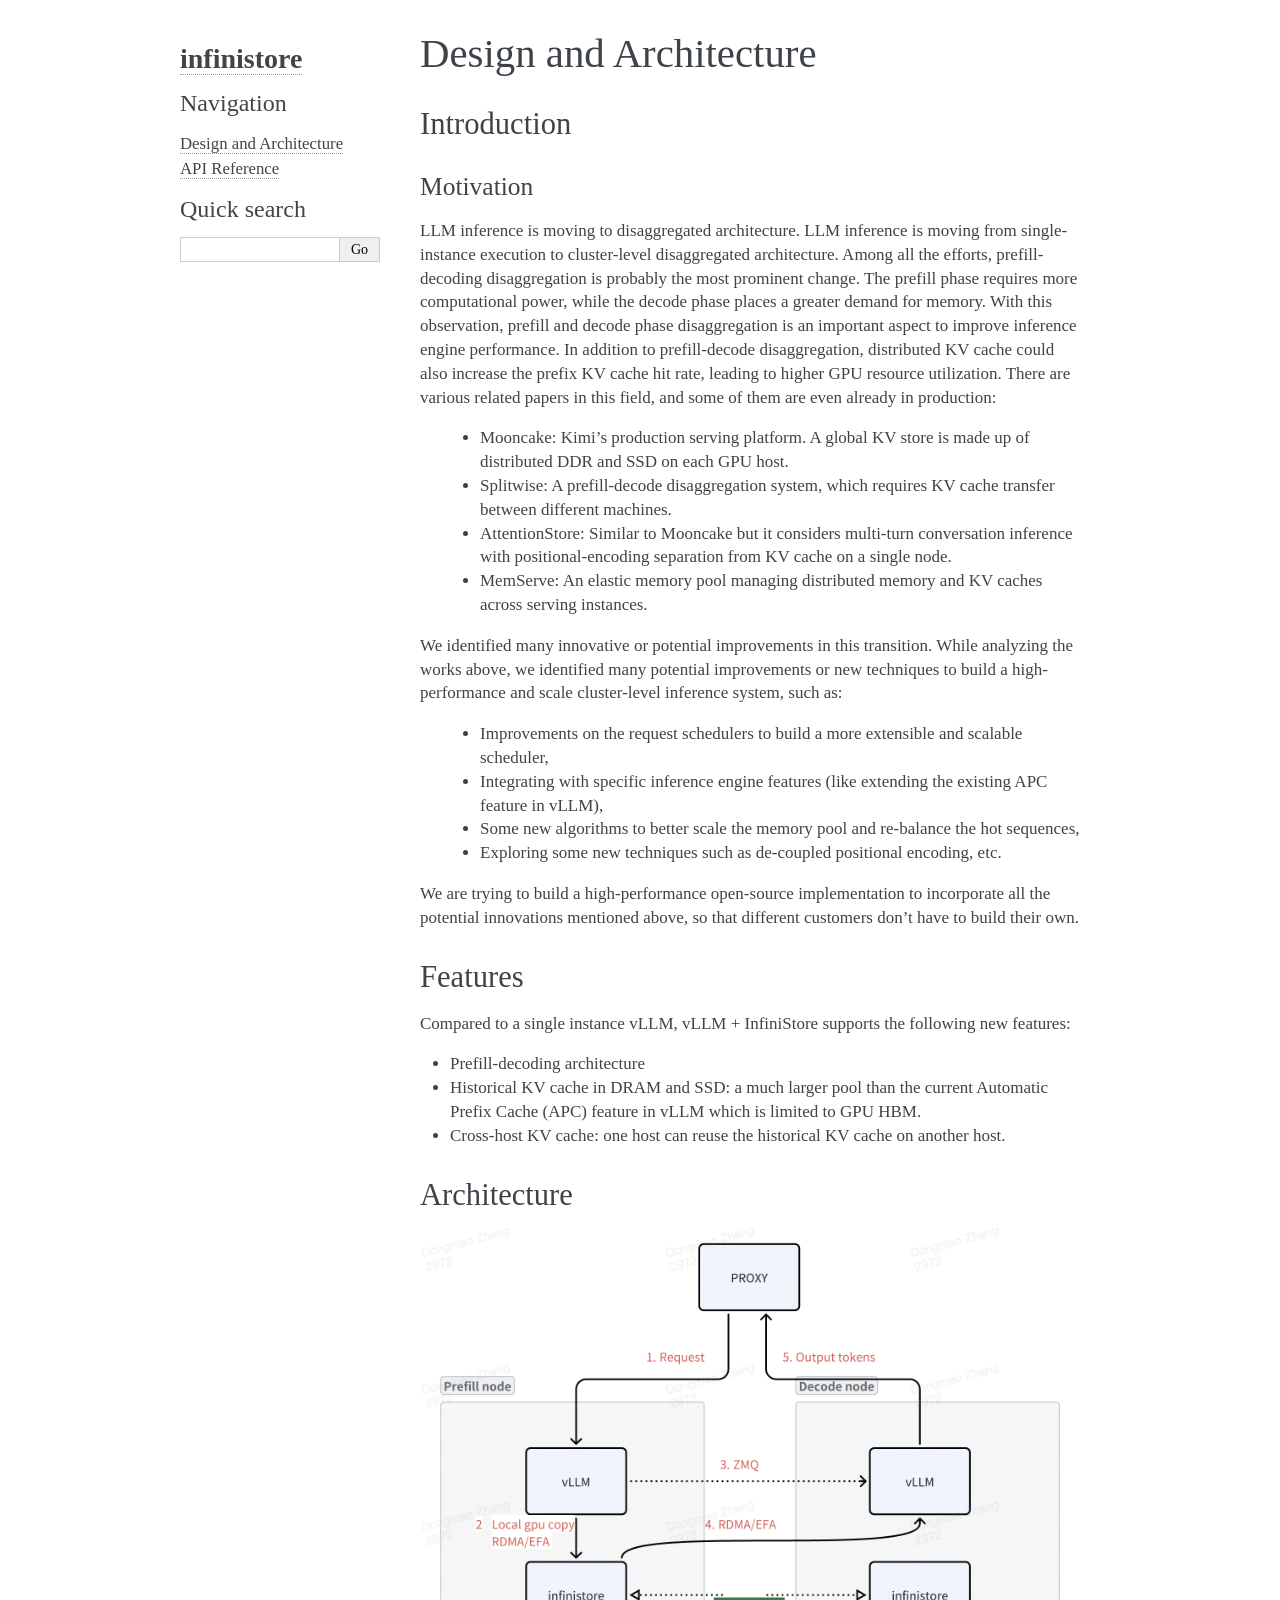
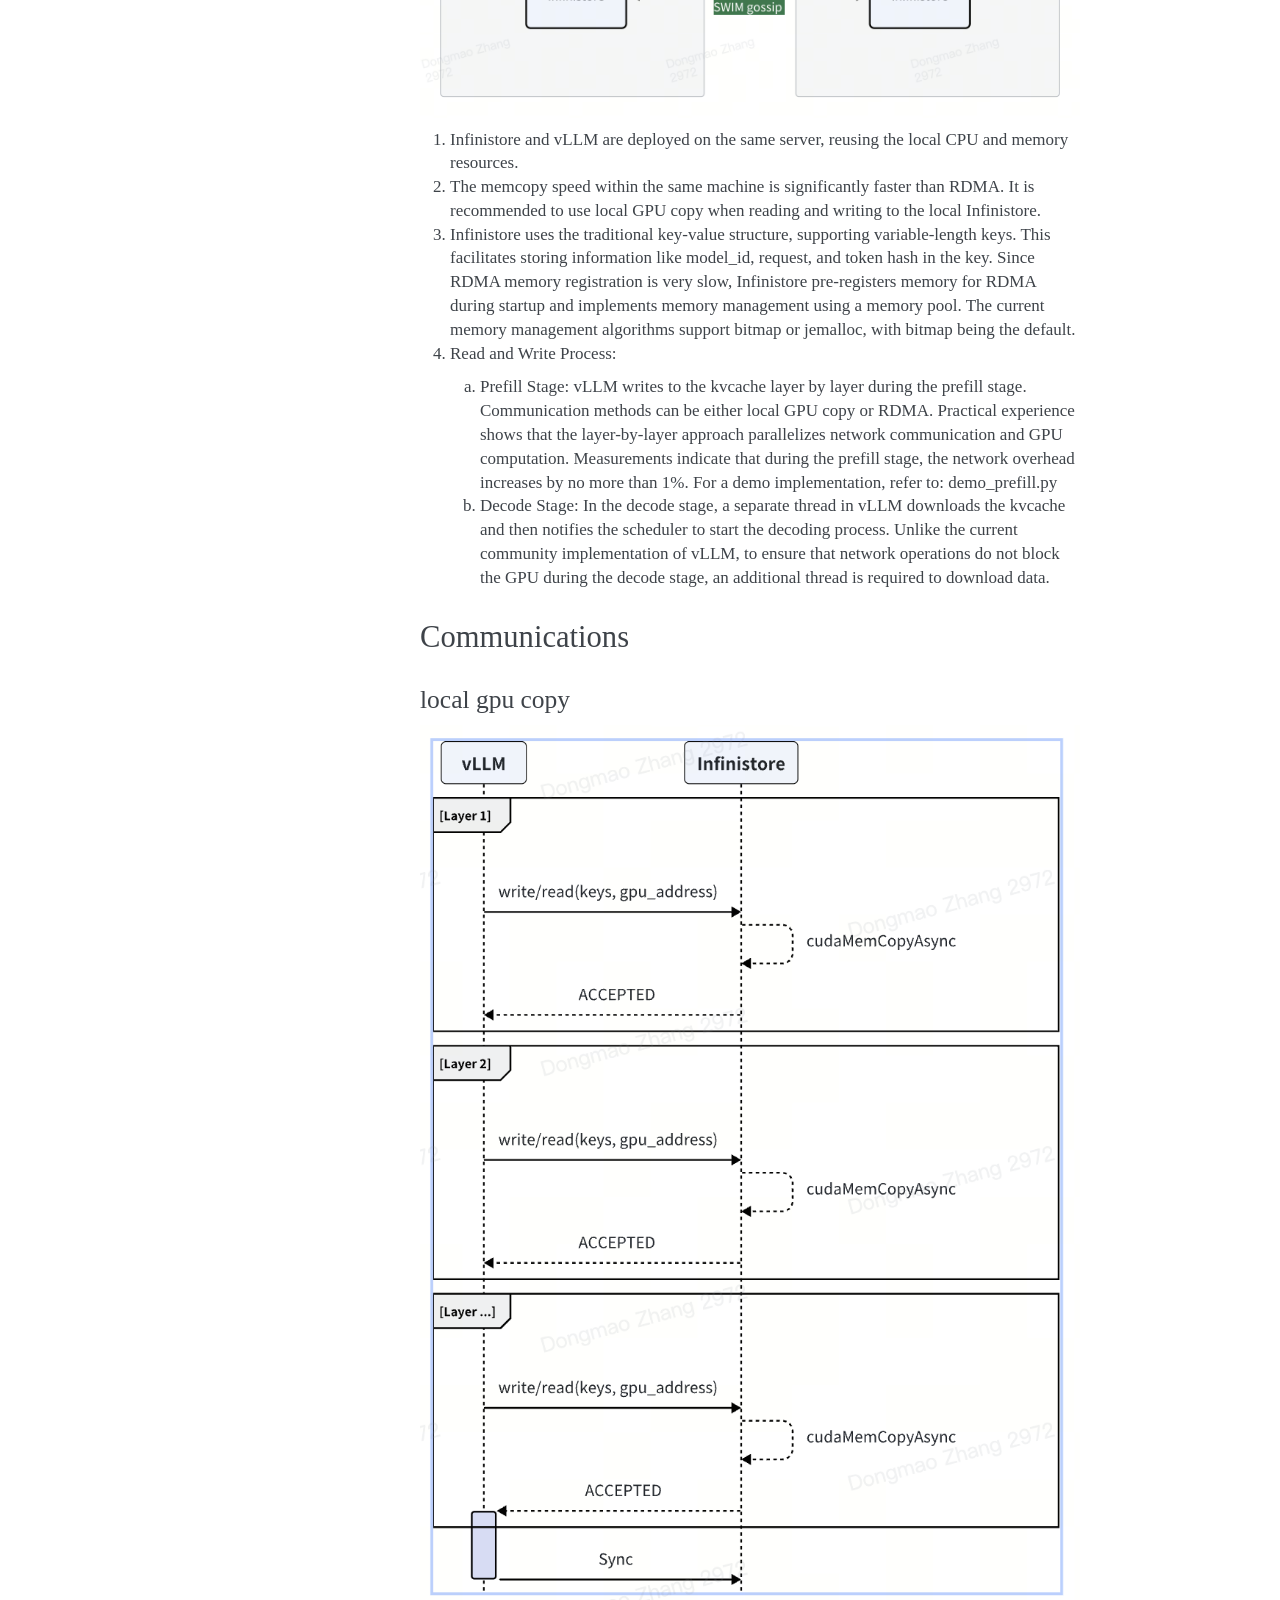
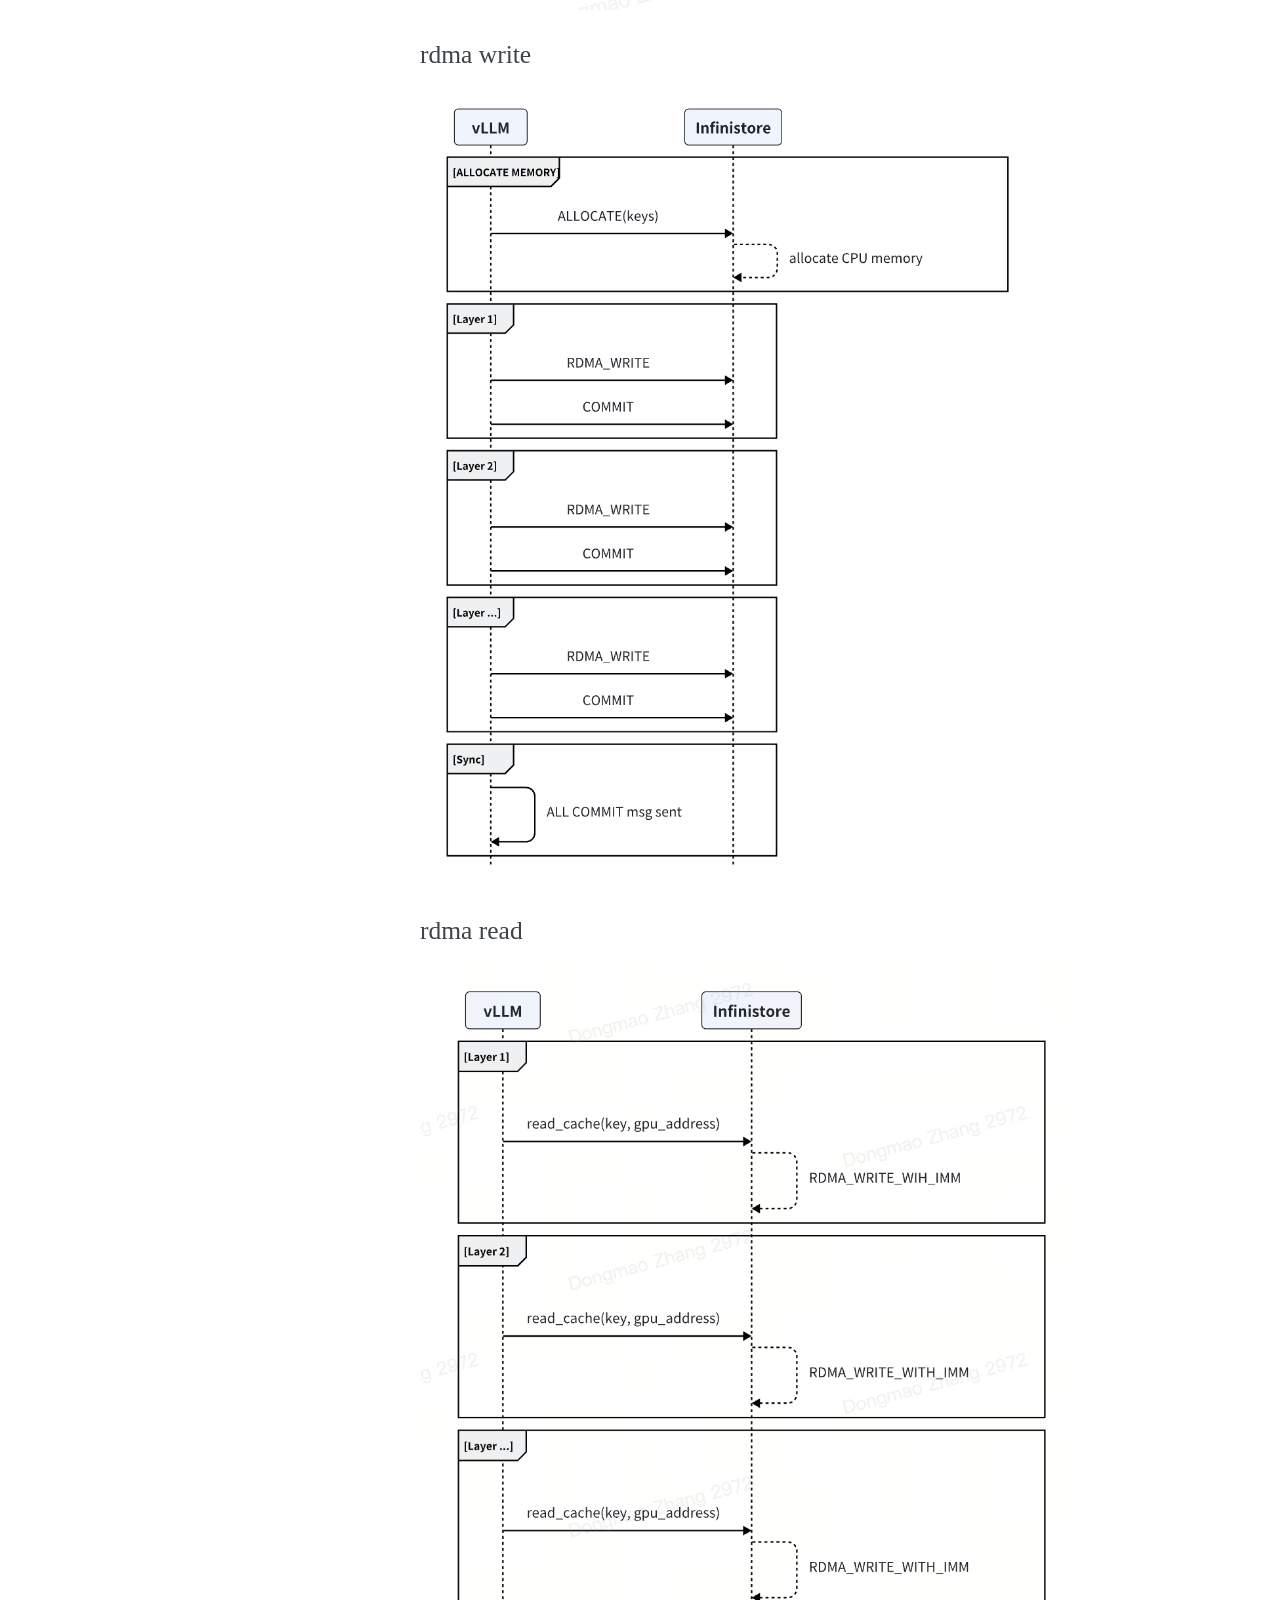
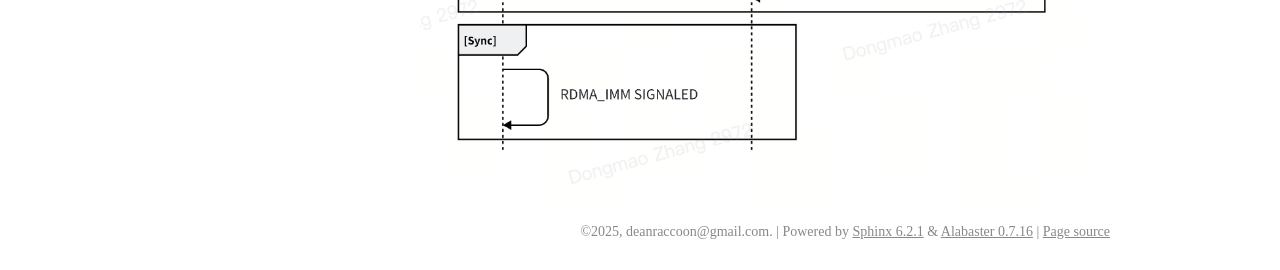
<file: design.html>
<!DOCTYPE html>

<html lang="en">
  <head>
    <meta charset="utf-8" />
    <meta name="viewport" content="width=device-width, initial-scale=1.0" /><meta name="generator" content="Docutils 0.19: https://docutils.sourceforge.io/" />

    <title>Design and Architecture &#8212; infinistore  documentation</title>
    <link rel="stylesheet" type="text/css" href="_static/pygments.css" />
    <link rel="stylesheet" type="text/css" href="_static/alabaster.css" />
    <script data-url_root="./" id="documentation_options" src="_static/documentation_options.js"></script>
    <script src="_static/doctools.js"></script>
    <script src="_static/sphinx_highlight.js"></script>
    <link rel="index" title="Index" href="genindex.html" />
    <link rel="search" title="Search" href="search.html" />
    <link rel="next" title="API Reference" href="api.html" />
    <link rel="prev" title="Welcome to infinistore’s documentation!" href="index.html" />
   
  <link rel="stylesheet" href="_static/custom.css" type="text/css" />
  

  
  

  </head><body>
  

    <div class="document">
      <div class="documentwrapper">
        <div class="bodywrapper">
          

          <div class="body" role="main">
            
  <section id="design-and-architecture">
<h1>Design and Architecture<a class="headerlink" href="#design-and-architecture" title="Permalink to this heading">¶</a></h1>
<section id="introduction">
<h2>Introduction<a class="headerlink" href="#introduction" title="Permalink to this heading">¶</a></h2>
<section id="motivation">
<h3>Motivation<a class="headerlink" href="#motivation" title="Permalink to this heading">¶</a></h3>
<p>LLM inference is moving to disaggregated architecture.
LLM inference is moving from single-instance execution to cluster-level disaggregated architecture. Among all the efforts, prefill-decoding disaggregation is probably the most prominent change. The prefill phase requires more computational power, while the decode phase places a greater demand for memory. With this observation, prefill and decode phase disaggregation is an important aspect to improve inference engine performance.
In addition to prefill-decode disaggregation, distributed KV cache could also increase the prefix KV cache hit rate, leading to higher GPU resource utilization.
There are various related papers in this field, and some of them are even already in production:</p>
<blockquote>
<div><ul class="simple">
<li><p>Mooncake: Kimi’s production serving platform. A global KV store is made up of distributed DDR and SSD on each GPU host.</p></li>
<li><p>Splitwise: A prefill-decode disaggregation system, which requires KV cache transfer between different machines.</p></li>
<li><p>AttentionStore: Similar to Mooncake but it considers multi-turn conversation inference with positional-encoding separation from KV cache on a single node.</p></li>
<li><p>MemServe: An elastic memory pool managing distributed memory and KV caches across serving instances.</p></li>
</ul>
</div></blockquote>
<p>We identified many innovative or potential improvements in this transition.
While analyzing the works above, we identified many potential improvements or new techniques to build a high-performance and scale cluster-level inference system, such as:</p>
<blockquote>
<div><ul class="simple">
<li><p>Improvements on the request schedulers to build a more extensible and scalable scheduler,</p></li>
<li><p>Integrating with specific inference engine features (like extending the existing APC feature in vLLM),</p></li>
<li><p>Some new algorithms to better scale the memory pool and re-balance the hot sequences,</p></li>
<li><p>Exploring some new techniques such as de-coupled positional encoding, etc.</p></li>
</ul>
</div></blockquote>
<p>We are trying to build a high-performance open-source implementation to incorporate all the potential innovations mentioned above, so that different customers don’t have to build their own.</p>
</section>
</section>
<section id="features">
<h2>Features<a class="headerlink" href="#features" title="Permalink to this heading">¶</a></h2>
<p>Compared to a single instance vLLM, vLLM + InfiniStore supports the following new features:</p>
<ul class="simple">
<li><p>Prefill-decoding architecture</p></li>
<li><p>Historical KV cache in DRAM and SSD: a much larger pool than the current Automatic Prefix Cache (APC) feature in vLLM which is limited to GPU HBM.</p></li>
<li><p>Cross-host KV cache: one host can reuse the historical KV cache on another host.</p></li>
</ul>
</section>
<section id="architecture">
<h2>Architecture<a class="headerlink" href="#architecture" title="Permalink to this heading">¶</a></h2>
<img alt="_images/arch.png" class="align-center" src="_images/arch.png" />
<ol class="arabic simple">
<li><p>Infinistore and vLLM are deployed on the same server, reusing the local CPU and memory resources.</p></li>
<li><p>The memcopy speed within the same machine is significantly faster than RDMA. It is recommended to use local GPU copy when reading and writing to the local Infinistore.</p></li>
<li><p>Infinistore uses the traditional key-value structure, supporting variable-length keys. This facilitates storing information like model_id, request, and token hash in the key.
Since RDMA memory registration is very slow, Infinistore pre-registers memory for RDMA during startup and implements memory management using a memory pool.
The current memory management algorithms support bitmap or jemalloc, with bitmap being the default.</p></li>
<li><p>Read and Write Process:</p>
<ol class="loweralpha simple">
<li><p>Prefill Stage:
vLLM writes to the kvcache layer by layer during the prefill stage. Communication methods can be either local GPU copy or RDMA.
Practical experience shows that the layer-by-layer approach parallelizes network communication and GPU computation. Measurements indicate that during the prefill stage, the network overhead increases by no more than 1%.
For a demo implementation, refer to: demo_prefill.py</p></li>
<li><p>Decode Stage:
In the decode stage, a separate thread in vLLM downloads the kvcache and then notifies the scheduler to start the decoding process.
Unlike the current community implementation of vLLM, to ensure that network operations do not block the GPU during the decode stage, an additional thread is required to download data.</p></li>
</ol>
</li>
</ol>
</section>
<section id="communications">
<h2>Communications<a class="headerlink" href="#communications" title="Permalink to this heading">¶</a></h2>
<section id="local-gpu-copy">
<h3>local gpu copy<a class="headerlink" href="#local-gpu-copy" title="Permalink to this heading">¶</a></h3>
<img alt="_images/local_gpu_cpy.png" class="align-center" src="_images/local_gpu_cpy.png" />
</section>
<section id="rdma-write">
<h3>rdma write<a class="headerlink" href="#rdma-write" title="Permalink to this heading">¶</a></h3>
<img alt="_images/rdma_write.png" class="align-center" src="_images/rdma_write.png" />
</section>
<section id="rdma-read">
<h3>rdma read<a class="headerlink" href="#rdma-read" title="Permalink to this heading">¶</a></h3>
<img alt="_images/rdma_read.png" class="align-center" src="_images/rdma_read.png" />
</section>
</section>
</section>


          </div>
          
        </div>
      </div>
      <div class="sphinxsidebar" role="navigation" aria-label="main navigation">
        <div class="sphinxsidebarwrapper">
<h1 class="logo"><a href="index.html">infinistore</a></h1>








<h3>Navigation</h3>
<ul class="current">
<li class="toctree-l1 current"><a class="current reference internal" href="#">Design and Architecture</a></li>
<li class="toctree-l1"><a class="reference internal" href="api.html">API Reference</a></li>
</ul>

<div class="relations">
<h3>Related Topics</h3>
<ul>
  <li><a href="index.html">Documentation overview</a><ul>
      <li>Previous: <a href="index.html" title="previous chapter">Welcome to infinistore’s documentation!</a></li>
      <li>Next: <a href="api.html" title="next chapter">API Reference</a></li>
  </ul></li>
</ul>
</div>
<div id="searchbox" style="display: none" role="search">
  <h3 id="searchlabel">Quick search</h3>
    <div class="searchformwrapper">
    <form class="search" action="search.html" method="get">
      <input type="text" name="q" aria-labelledby="searchlabel" autocomplete="off" autocorrect="off" autocapitalize="off" spellcheck="false"/>
      <input type="submit" value="Go" />
    </form>
    </div>
</div>
<script>document.getElementById('searchbox').style.display = "block"</script>








        </div>
      </div>
      <div class="clearer"></div>
    </div>
    <div class="footer">
      &#169;2025, deanraccoon@gmail.com.
      
      |
      Powered by <a href="https://www.sphinx-doc.org/">Sphinx 6.2.1</a>
      &amp; <a href="https://alabaster.readthedocs.io">Alabaster 0.7.16</a>
      
      |
      <a href="_sources/design.rst.txt"
          rel="nofollow">Page source</a>
    </div>

    

    
  </body>
</html>
</file>
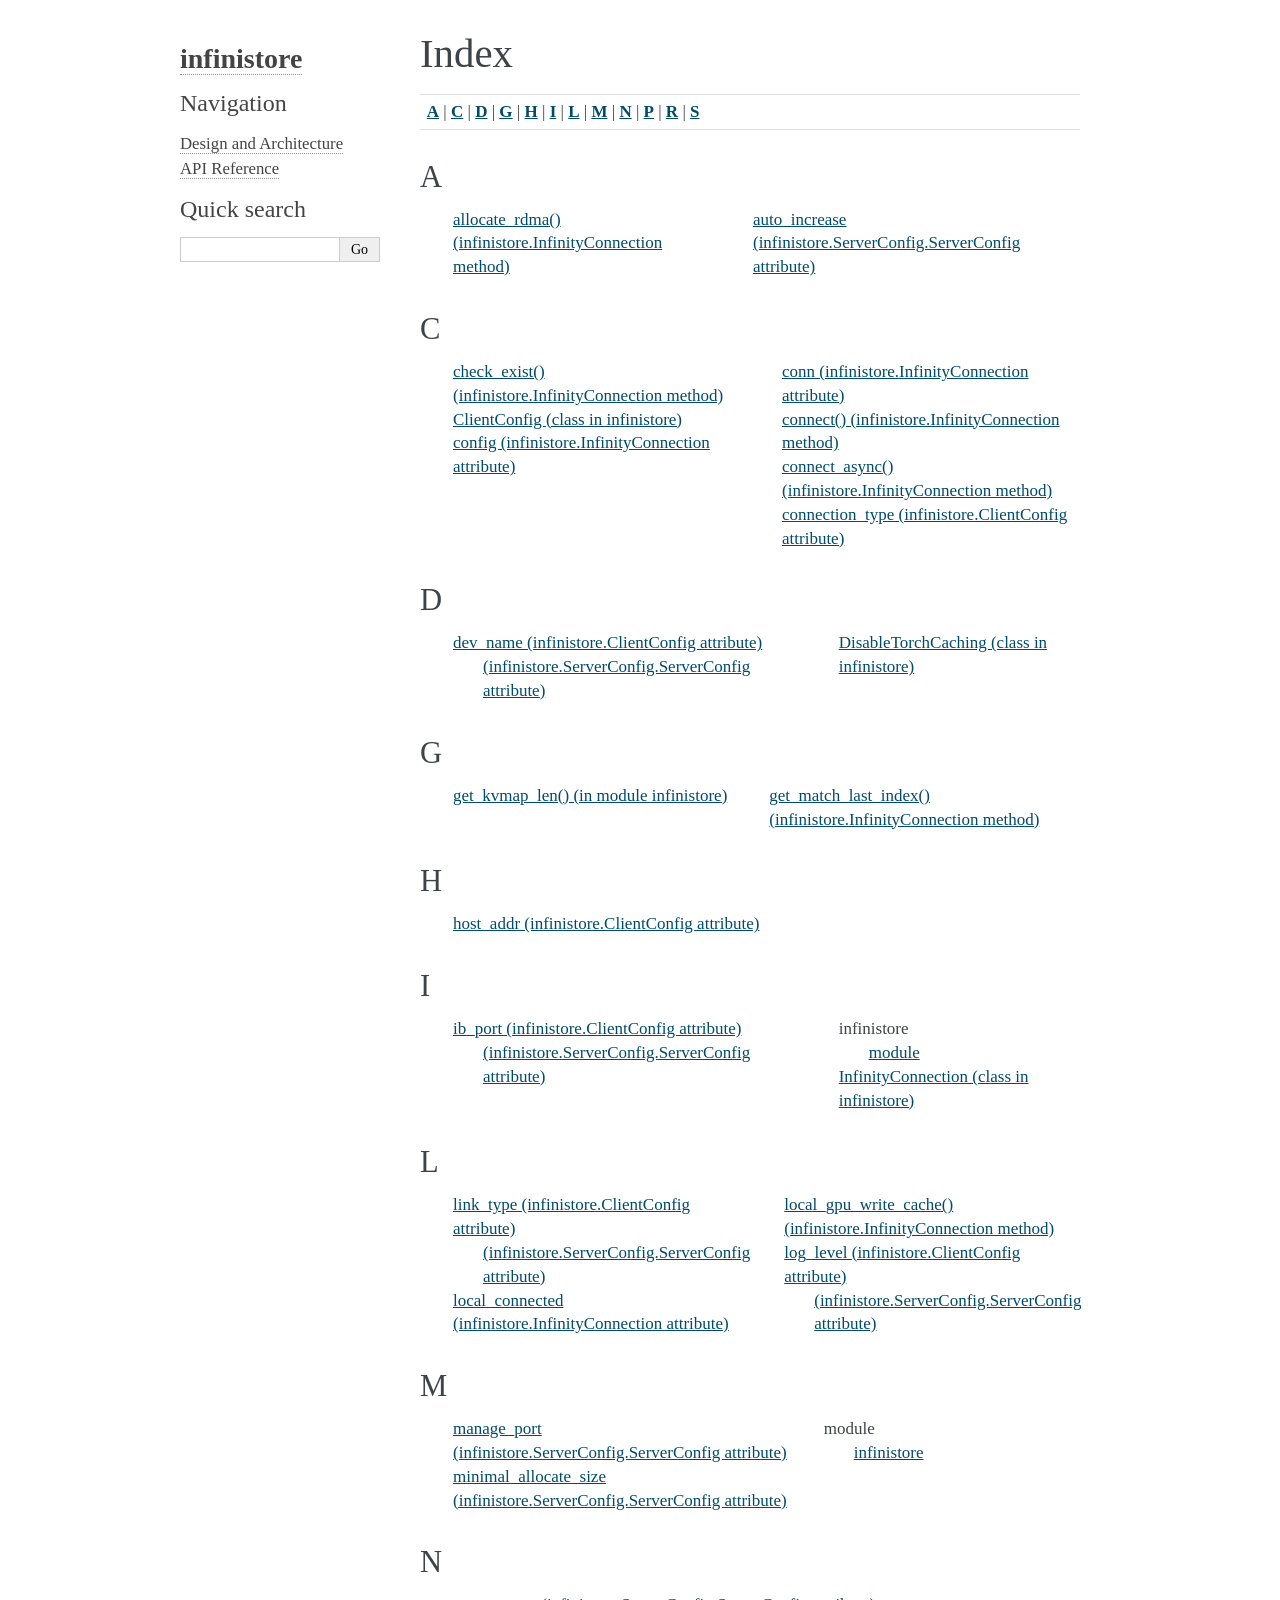
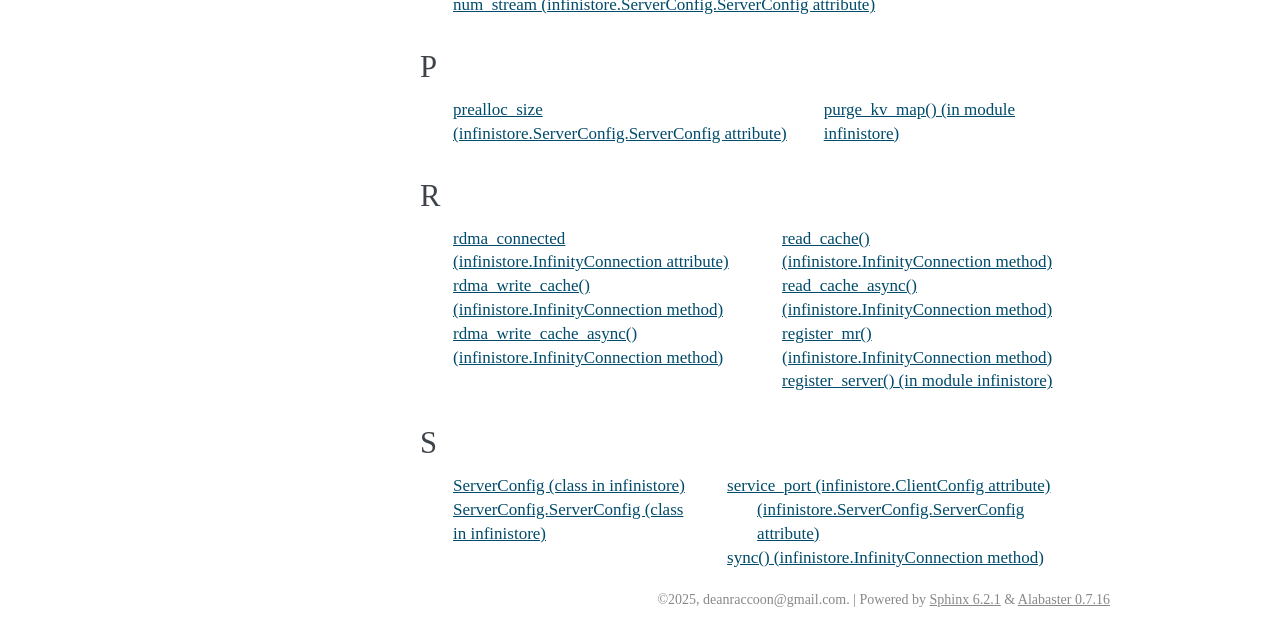
<file: genindex.html>
<!DOCTYPE html>

<html lang="en">
  <head>
    <meta charset="utf-8" />
    <meta name="viewport" content="width=device-width, initial-scale=1.0" />
    <title>Index &#8212; infinistore  documentation</title>
    <link rel="stylesheet" type="text/css" href="_static/pygments.css" />
    <link rel="stylesheet" type="text/css" href="_static/alabaster.css" />
    <script data-url_root="./" id="documentation_options" src="_static/documentation_options.js"></script>
    <script src="_static/doctools.js"></script>
    <script src="_static/sphinx_highlight.js"></script>
    <link rel="index" title="Index" href="#" />
    <link rel="search" title="Search" href="search.html" />
   
  <link rel="stylesheet" href="_static/custom.css" type="text/css" />
  

  
  

  </head><body>
  

    <div class="document">
      <div class="documentwrapper">
        <div class="bodywrapper">
          

          <div class="body" role="main">
            

<h1 id="index">Index</h1>

<div class="genindex-jumpbox">
 <a href="#A"><strong>A</strong></a>
 | <a href="#C"><strong>C</strong></a>
 | <a href="#D"><strong>D</strong></a>
 | <a href="#G"><strong>G</strong></a>
 | <a href="#H"><strong>H</strong></a>
 | <a href="#I"><strong>I</strong></a>
 | <a href="#L"><strong>L</strong></a>
 | <a href="#M"><strong>M</strong></a>
 | <a href="#N"><strong>N</strong></a>
 | <a href="#P"><strong>P</strong></a>
 | <a href="#R"><strong>R</strong></a>
 | <a href="#S"><strong>S</strong></a>
 
</div>
<h2 id="A">A</h2>
<table style="width: 100%" class="indextable genindextable"><tr>
  <td style="width: 33%; vertical-align: top;"><ul>
      <li><a href="api.html#infinistore.InfinityConnection.allocate_rdma">allocate_rdma() (infinistore.InfinityConnection method)</a>
</li>
  </ul></td>
  <td style="width: 33%; vertical-align: top;"><ul>
      <li><a href="api.html#infinistore.ServerConfig.ServerConfig.auto_increase">auto_increase (infinistore.ServerConfig.ServerConfig attribute)</a>
</li>
  </ul></td>
</tr></table>

<h2 id="C">C</h2>
<table style="width: 100%" class="indextable genindextable"><tr>
  <td style="width: 33%; vertical-align: top;"><ul>
      <li><a href="api.html#infinistore.InfinityConnection.check_exist">check_exist() (infinistore.InfinityConnection method)</a>
</li>
      <li><a href="api.html#infinistore.ClientConfig">ClientConfig (class in infinistore)</a>
</li>
      <li><a href="api.html#infinistore.InfinityConnection.config">config (infinistore.InfinityConnection attribute)</a>
</li>
  </ul></td>
  <td style="width: 33%; vertical-align: top;"><ul>
      <li><a href="api.html#infinistore.InfinityConnection.conn">conn (infinistore.InfinityConnection attribute)</a>
</li>
      <li><a href="api.html#infinistore.InfinityConnection.connect">connect() (infinistore.InfinityConnection method)</a>
</li>
      <li><a href="api.html#infinistore.InfinityConnection.connect_async">connect_async() (infinistore.InfinityConnection method)</a>
</li>
      <li><a href="api.html#infinistore.ClientConfig.connection_type">connection_type (infinistore.ClientConfig attribute)</a>
</li>
  </ul></td>
</tr></table>

<h2 id="D">D</h2>
<table style="width: 100%" class="indextable genindextable"><tr>
  <td style="width: 33%; vertical-align: top;"><ul>
      <li><a href="api.html#infinistore.ClientConfig.dev_name">dev_name (infinistore.ClientConfig attribute)</a>

      <ul>
        <li><a href="api.html#infinistore.ServerConfig.ServerConfig.dev_name">(infinistore.ServerConfig.ServerConfig attribute)</a>
</li>
      </ul></li>
  </ul></td>
  <td style="width: 33%; vertical-align: top;"><ul>
      <li><a href="api.html#infinistore.DisableTorchCaching">DisableTorchCaching (class in infinistore)</a>
</li>
  </ul></td>
</tr></table>

<h2 id="G">G</h2>
<table style="width: 100%" class="indextable genindextable"><tr>
  <td style="width: 33%; vertical-align: top;"><ul>
      <li><a href="api.html#infinistore.get_kvmap_len">get_kvmap_len() (in module infinistore)</a>
</li>
  </ul></td>
  <td style="width: 33%; vertical-align: top;"><ul>
      <li><a href="api.html#infinistore.InfinityConnection.get_match_last_index">get_match_last_index() (infinistore.InfinityConnection method)</a>
</li>
  </ul></td>
</tr></table>

<h2 id="H">H</h2>
<table style="width: 100%" class="indextable genindextable"><tr>
  <td style="width: 33%; vertical-align: top;"><ul>
      <li><a href="api.html#infinistore.ClientConfig.host_addr">host_addr (infinistore.ClientConfig attribute)</a>
</li>
  </ul></td>
</tr></table>

<h2 id="I">I</h2>
<table style="width: 100%" class="indextable genindextable"><tr>
  <td style="width: 33%; vertical-align: top;"><ul>
      <li><a href="api.html#infinistore.ClientConfig.ib_port">ib_port (infinistore.ClientConfig attribute)</a>

      <ul>
        <li><a href="api.html#infinistore.ServerConfig.ServerConfig.ib_port">(infinistore.ServerConfig.ServerConfig attribute)</a>
</li>
      </ul></li>
  </ul></td>
  <td style="width: 33%; vertical-align: top;"><ul>
      <li>
    infinistore

      <ul>
        <li><a href="api.html#module-infinistore">module</a>
</li>
      </ul></li>
      <li><a href="api.html#infinistore.InfinityConnection">InfinityConnection (class in infinistore)</a>
</li>
  </ul></td>
</tr></table>

<h2 id="L">L</h2>
<table style="width: 100%" class="indextable genindextable"><tr>
  <td style="width: 33%; vertical-align: top;"><ul>
      <li><a href="api.html#infinistore.ClientConfig.link_type">link_type (infinistore.ClientConfig attribute)</a>

      <ul>
        <li><a href="api.html#infinistore.ServerConfig.ServerConfig.link_type">(infinistore.ServerConfig.ServerConfig attribute)</a>
</li>
      </ul></li>
      <li><a href="api.html#infinistore.InfinityConnection.local_connected">local_connected (infinistore.InfinityConnection attribute)</a>
</li>
  </ul></td>
  <td style="width: 33%; vertical-align: top;"><ul>
      <li><a href="api.html#infinistore.InfinityConnection.local_gpu_write_cache">local_gpu_write_cache() (infinistore.InfinityConnection method)</a>
</li>
      <li><a href="api.html#infinistore.ClientConfig.log_level">log_level (infinistore.ClientConfig attribute)</a>

      <ul>
        <li><a href="api.html#infinistore.ServerConfig.ServerConfig.log_level">(infinistore.ServerConfig.ServerConfig attribute)</a>
</li>
      </ul></li>
  </ul></td>
</tr></table>

<h2 id="M">M</h2>
<table style="width: 100%" class="indextable genindextable"><tr>
  <td style="width: 33%; vertical-align: top;"><ul>
      <li><a href="api.html#infinistore.ServerConfig.ServerConfig.manage_port">manage_port (infinistore.ServerConfig.ServerConfig attribute)</a>
</li>
      <li><a href="api.html#infinistore.ServerConfig.ServerConfig.minimal_allocate_size">minimal_allocate_size (infinistore.ServerConfig.ServerConfig attribute)</a>
</li>
  </ul></td>
  <td style="width: 33%; vertical-align: top;"><ul>
      <li>
    module

      <ul>
        <li><a href="api.html#module-infinistore">infinistore</a>
</li>
      </ul></li>
  </ul></td>
</tr></table>

<h2 id="N">N</h2>
<table style="width: 100%" class="indextable genindextable"><tr>
  <td style="width: 33%; vertical-align: top;"><ul>
      <li><a href="api.html#infinistore.ServerConfig.ServerConfig.num_stream">num_stream (infinistore.ServerConfig.ServerConfig attribute)</a>
</li>
  </ul></td>
</tr></table>

<h2 id="P">P</h2>
<table style="width: 100%" class="indextable genindextable"><tr>
  <td style="width: 33%; vertical-align: top;"><ul>
      <li><a href="api.html#infinistore.ServerConfig.ServerConfig.prealloc_size">prealloc_size (infinistore.ServerConfig.ServerConfig attribute)</a>
</li>
  </ul></td>
  <td style="width: 33%; vertical-align: top;"><ul>
      <li><a href="api.html#infinistore.purge_kv_map">purge_kv_map() (in module infinistore)</a>
</li>
  </ul></td>
</tr></table>

<h2 id="R">R</h2>
<table style="width: 100%" class="indextable genindextable"><tr>
  <td style="width: 33%; vertical-align: top;"><ul>
      <li><a href="api.html#infinistore.InfinityConnection.rdma_connected">rdma_connected (infinistore.InfinityConnection attribute)</a>
</li>
      <li><a href="api.html#infinistore.InfinityConnection.rdma_write_cache">rdma_write_cache() (infinistore.InfinityConnection method)</a>
</li>
      <li><a href="api.html#infinistore.InfinityConnection.rdma_write_cache_async">rdma_write_cache_async() (infinistore.InfinityConnection method)</a>
</li>
  </ul></td>
  <td style="width: 33%; vertical-align: top;"><ul>
      <li><a href="api.html#infinistore.InfinityConnection.read_cache">read_cache() (infinistore.InfinityConnection method)</a>
</li>
      <li><a href="api.html#infinistore.InfinityConnection.read_cache_async">read_cache_async() (infinistore.InfinityConnection method)</a>
</li>
      <li><a href="api.html#infinistore.InfinityConnection.register_mr">register_mr() (infinistore.InfinityConnection method)</a>
</li>
      <li><a href="api.html#infinistore.register_server">register_server() (in module infinistore)</a>
</li>
  </ul></td>
</tr></table>

<h2 id="S">S</h2>
<table style="width: 100%" class="indextable genindextable"><tr>
  <td style="width: 33%; vertical-align: top;"><ul>
      <li><a href="api.html#infinistore.ServerConfig">ServerConfig (class in infinistore)</a>
</li>
      <li><a href="api.html#infinistore.ServerConfig.ServerConfig">ServerConfig.ServerConfig (class in infinistore)</a>
</li>
  </ul></td>
  <td style="width: 33%; vertical-align: top;"><ul>
      <li><a href="api.html#infinistore.ClientConfig.service_port">service_port (infinistore.ClientConfig attribute)</a>

      <ul>
        <li><a href="api.html#infinistore.ServerConfig.ServerConfig.service_port">(infinistore.ServerConfig.ServerConfig attribute)</a>
</li>
      </ul></li>
      <li><a href="api.html#infinistore.InfinityConnection.sync">sync() (infinistore.InfinityConnection method)</a>
</li>
  </ul></td>
</tr></table>



          </div>
          
        </div>
      </div>
      <div class="sphinxsidebar" role="navigation" aria-label="main navigation">
        <div class="sphinxsidebarwrapper">
<h1 class="logo"><a href="index.html">infinistore</a></h1>








<h3>Navigation</h3>
<ul>
<li class="toctree-l1"><a class="reference internal" href="design.html">Design and Architecture</a></li>
<li class="toctree-l1"><a class="reference internal" href="api.html">API Reference</a></li>
</ul>

<div class="relations">
<h3>Related Topics</h3>
<ul>
  <li><a href="index.html">Documentation overview</a><ul>
  </ul></li>
</ul>
</div>
<div id="searchbox" style="display: none" role="search">
  <h3 id="searchlabel">Quick search</h3>
    <div class="searchformwrapper">
    <form class="search" action="search.html" method="get">
      <input type="text" name="q" aria-labelledby="searchlabel" autocomplete="off" autocorrect="off" autocapitalize="off" spellcheck="false"/>
      <input type="submit" value="Go" />
    </form>
    </div>
</div>
<script>document.getElementById('searchbox').style.display = "block"</script>








        </div>
      </div>
      <div class="clearer"></div>
    </div>
    <div class="footer">
      &#169;2025, deanraccoon@gmail.com.
      
      |
      Powered by <a href="https://www.sphinx-doc.org/">Sphinx 6.2.1</a>
      &amp; <a href="https://alabaster.readthedocs.io">Alabaster 0.7.16</a>
      
    </div>

    

    
  </body>
</html>
</file>
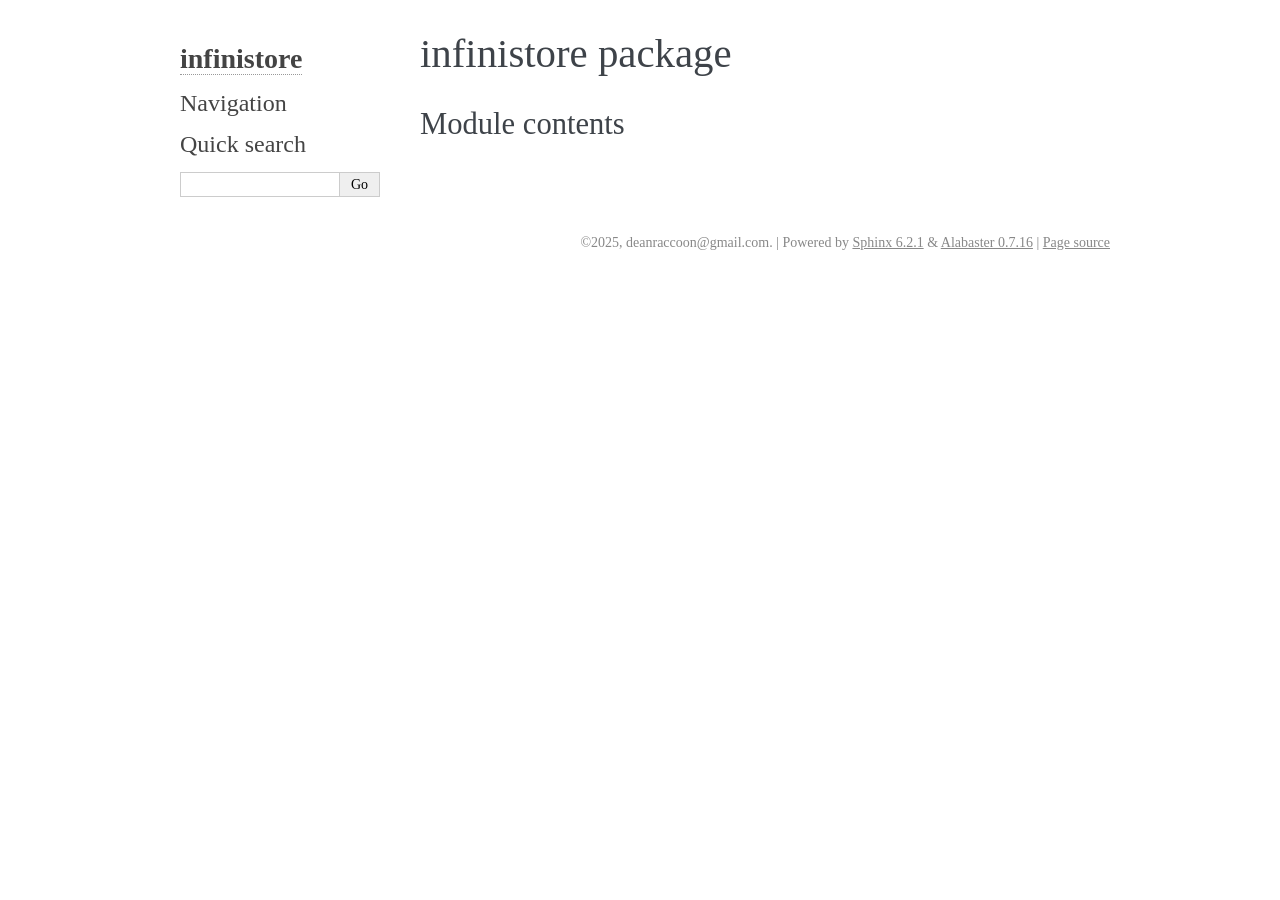
<file: infinistore.html>
<!DOCTYPE html>

<html lang="en">
  <head>
    <meta charset="utf-8" />
    <meta name="viewport" content="width=device-width, initial-scale=1.0" /><meta name="generator" content="Docutils 0.19: https://docutils.sourceforge.io/" />

    <title>infinistore package &#8212; infinistore  documentation</title>
    <link rel="stylesheet" type="text/css" href="_static/pygments.css" />
    <link rel="stylesheet" type="text/css" href="_static/alabaster.css" />
    <script data-url_root="./" id="documentation_options" src="_static/documentation_options.js"></script>
    <script src="_static/doctools.js"></script>
    <script src="_static/sphinx_highlight.js"></script>
    <link rel="index" title="Index" href="genindex.html" />
    <link rel="search" title="Search" href="search.html" />
   
  <link rel="stylesheet" href="_static/custom.css" type="text/css" />
  

  
  

  </head><body>
  

    <div class="document">
      <div class="documentwrapper">
        <div class="bodywrapper">
          

          <div class="body" role="main">
            
  <section id="infinistore-package">
<h1>infinistore package<a class="headerlink" href="#infinistore-package" title="Permalink to this heading">¶</a></h1>
<section id="module-contents">
<h2>Module contents<a class="headerlink" href="#module-contents" title="Permalink to this heading">¶</a></h2>
</section>
</section>


          </div>
          
        </div>
      </div>
      <div class="sphinxsidebar" role="navigation" aria-label="main navigation">
        <div class="sphinxsidebarwrapper">
<h1 class="logo"><a href="index.html">infinistore</a></h1>








<h3>Navigation</h3>

<div class="relations">
<h3>Related Topics</h3>
<ul>
  <li><a href="index.html">Documentation overview</a><ul>
  </ul></li>
</ul>
</div>
<div id="searchbox" style="display: none" role="search">
  <h3 id="searchlabel">Quick search</h3>
    <div class="searchformwrapper">
    <form class="search" action="search.html" method="get">
      <input type="text" name="q" aria-labelledby="searchlabel" autocomplete="off" autocorrect="off" autocapitalize="off" spellcheck="false"/>
      <input type="submit" value="Go" />
    </form>
    </div>
</div>
<script>document.getElementById('searchbox').style.display = "block"</script>








        </div>
      </div>
      <div class="clearer"></div>
    </div>
    <div class="footer">
      &#169;2025, deanraccoon@gmail.com.
      
      |
      Powered by <a href="https://www.sphinx-doc.org/">Sphinx 6.2.1</a>
      &amp; <a href="https://alabaster.readthedocs.io">Alabaster 0.7.16</a>
      
      |
      <a href="_sources/infinistore.rst.txt"
          rel="nofollow">Page source</a>
    </div>

    

    
  </body>
</html>
</file>
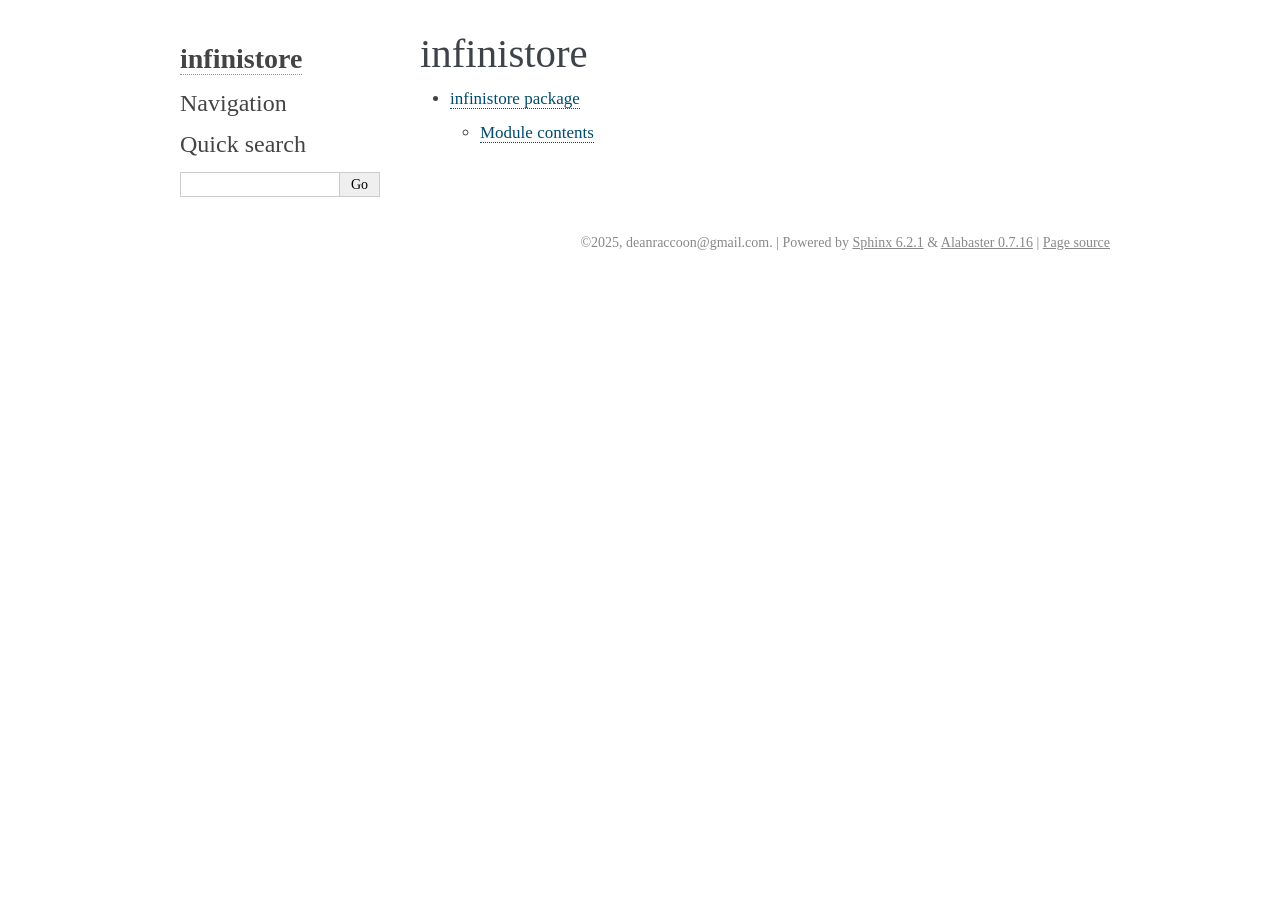
<file: modules.html>
<!DOCTYPE html>

<html lang="en">
  <head>
    <meta charset="utf-8" />
    <meta name="viewport" content="width=device-width, initial-scale=1.0" /><meta name="generator" content="Docutils 0.19: https://docutils.sourceforge.io/" />

    <title>infinistore &#8212; infinistore  documentation</title>
    <link rel="stylesheet" type="text/css" href="_static/pygments.css" />
    <link rel="stylesheet" type="text/css" href="_static/alabaster.css" />
    <script data-url_root="./" id="documentation_options" src="_static/documentation_options.js"></script>
    <script src="_static/doctools.js"></script>
    <script src="_static/sphinx_highlight.js"></script>
    <link rel="index" title="Index" href="genindex.html" />
    <link rel="search" title="Search" href="search.html" />
   
  <link rel="stylesheet" href="_static/custom.css" type="text/css" />
  

  
  

  </head><body>
  

    <div class="document">
      <div class="documentwrapper">
        <div class="bodywrapper">
          

          <div class="body" role="main">
            
  <section id="infinistore">
<h1>infinistore<a class="headerlink" href="#infinistore" title="Permalink to this heading">¶</a></h1>
<div class="toctree-wrapper compound">
<ul>
<li class="toctree-l1"><a class="reference internal" href="infinistore.html">infinistore package</a><ul>
<li class="toctree-l2"><a class="reference internal" href="infinistore.html#module-contents">Module contents</a></li>
</ul>
</li>
</ul>
</div>
</section>


          </div>
          
        </div>
      </div>
      <div class="sphinxsidebar" role="navigation" aria-label="main navigation">
        <div class="sphinxsidebarwrapper">
<h1 class="logo"><a href="index.html">infinistore</a></h1>








<h3>Navigation</h3>

<div class="relations">
<h3>Related Topics</h3>
<ul>
  <li><a href="index.html">Documentation overview</a><ul>
  </ul></li>
</ul>
</div>
<div id="searchbox" style="display: none" role="search">
  <h3 id="searchlabel">Quick search</h3>
    <div class="searchformwrapper">
    <form class="search" action="search.html" method="get">
      <input type="text" name="q" aria-labelledby="searchlabel" autocomplete="off" autocorrect="off" autocapitalize="off" spellcheck="false"/>
      <input type="submit" value="Go" />
    </form>
    </div>
</div>
<script>document.getElementById('searchbox').style.display = "block"</script>








        </div>
      </div>
      <div class="clearer"></div>
    </div>
    <div class="footer">
      &#169;2025, deanraccoon@gmail.com.
      
      |
      Powered by <a href="https://www.sphinx-doc.org/">Sphinx 6.2.1</a>
      &amp; <a href="https://alabaster.readthedocs.io">Alabaster 0.7.16</a>
      
      |
      <a href="_sources/modules.rst.txt"
          rel="nofollow">Page source</a>
    </div>

    

    
  </body>
</html>
</file>
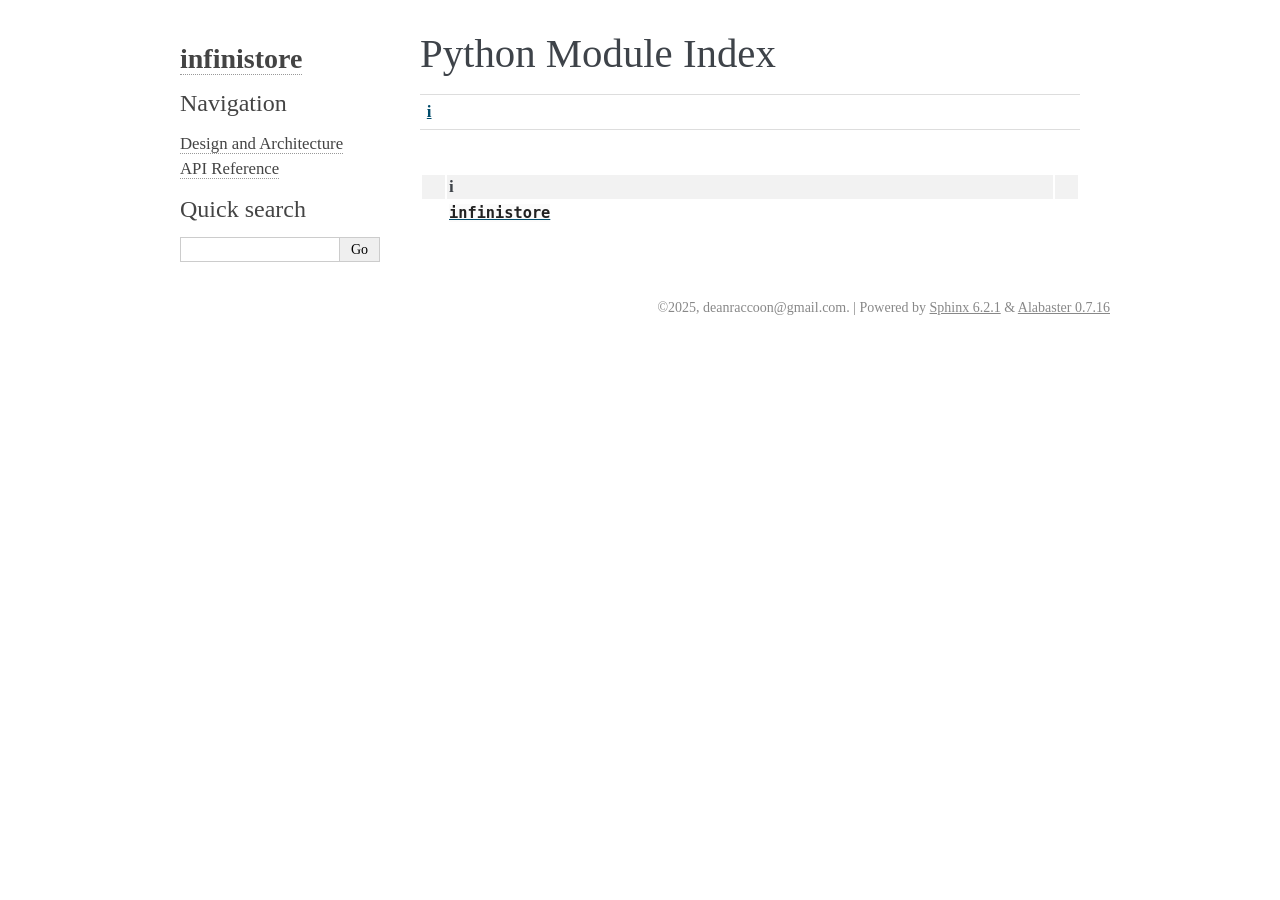
<file: py-modindex.html>
<!DOCTYPE html>

<html lang="en">
  <head>
    <meta charset="utf-8" />
    <meta name="viewport" content="width=device-width, initial-scale=1.0" />
    <title>Python Module Index &#8212; infinistore  documentation</title>
    <link rel="stylesheet" type="text/css" href="_static/pygments.css" />
    <link rel="stylesheet" type="text/css" href="_static/alabaster.css" />
    <script data-url_root="./" id="documentation_options" src="_static/documentation_options.js"></script>
    <script src="_static/doctools.js"></script>
    <script src="_static/sphinx_highlight.js"></script>
    <link rel="index" title="Index" href="genindex.html" />
    <link rel="search" title="Search" href="search.html" />

   
  <link rel="stylesheet" href="_static/custom.css" type="text/css" />
  

  
  


    <script>
      DOCUMENTATION_OPTIONS.COLLAPSE_INDEX = true;
    </script>


  </head><body>
  

    <div class="document">
      <div class="documentwrapper">
        <div class="bodywrapper">
          

          <div class="body" role="main">
            

   <h1>Python Module Index</h1>

   <div class="modindex-jumpbox">
   <a href="#cap-i"><strong>i</strong></a>
   </div>

   <table class="indextable modindextable">
     <tr class="pcap"><td></td><td>&#160;</td><td></td></tr>
     <tr class="cap" id="cap-i"><td></td><td>
       <strong>i</strong></td><td></td></tr>
     <tr>
       <td></td>
       <td>
       <a href="api.html#module-infinistore"><code class="xref">infinistore</code></a></td><td>
       <em></em></td></tr>
   </table>


          </div>
          
        </div>
      </div>
      <div class="sphinxsidebar" role="navigation" aria-label="main navigation">
        <div class="sphinxsidebarwrapper">
<h1 class="logo"><a href="index.html">infinistore</a></h1>








<h3>Navigation</h3>
<ul>
<li class="toctree-l1"><a class="reference internal" href="design.html">Design and Architecture</a></li>
<li class="toctree-l1"><a class="reference internal" href="api.html">API Reference</a></li>
</ul>

<div class="relations">
<h3>Related Topics</h3>
<ul>
  <li><a href="index.html">Documentation overview</a><ul>
  </ul></li>
</ul>
</div>
<div id="searchbox" style="display: none" role="search">
  <h3 id="searchlabel">Quick search</h3>
    <div class="searchformwrapper">
    <form class="search" action="search.html" method="get">
      <input type="text" name="q" aria-labelledby="searchlabel" autocomplete="off" autocorrect="off" autocapitalize="off" spellcheck="false"/>
      <input type="submit" value="Go" />
    </form>
    </div>
</div>
<script>document.getElementById('searchbox').style.display = "block"</script>








        </div>
      </div>
      <div class="clearer"></div>
    </div>
    <div class="footer">
      &#169;2025, deanraccoon@gmail.com.
      
      |
      Powered by <a href="https://www.sphinx-doc.org/">Sphinx 6.2.1</a>
      &amp; <a href="https://alabaster.readthedocs.io">Alabaster 0.7.16</a>
      
    </div>

    

    
  </body>
</html>
</file>
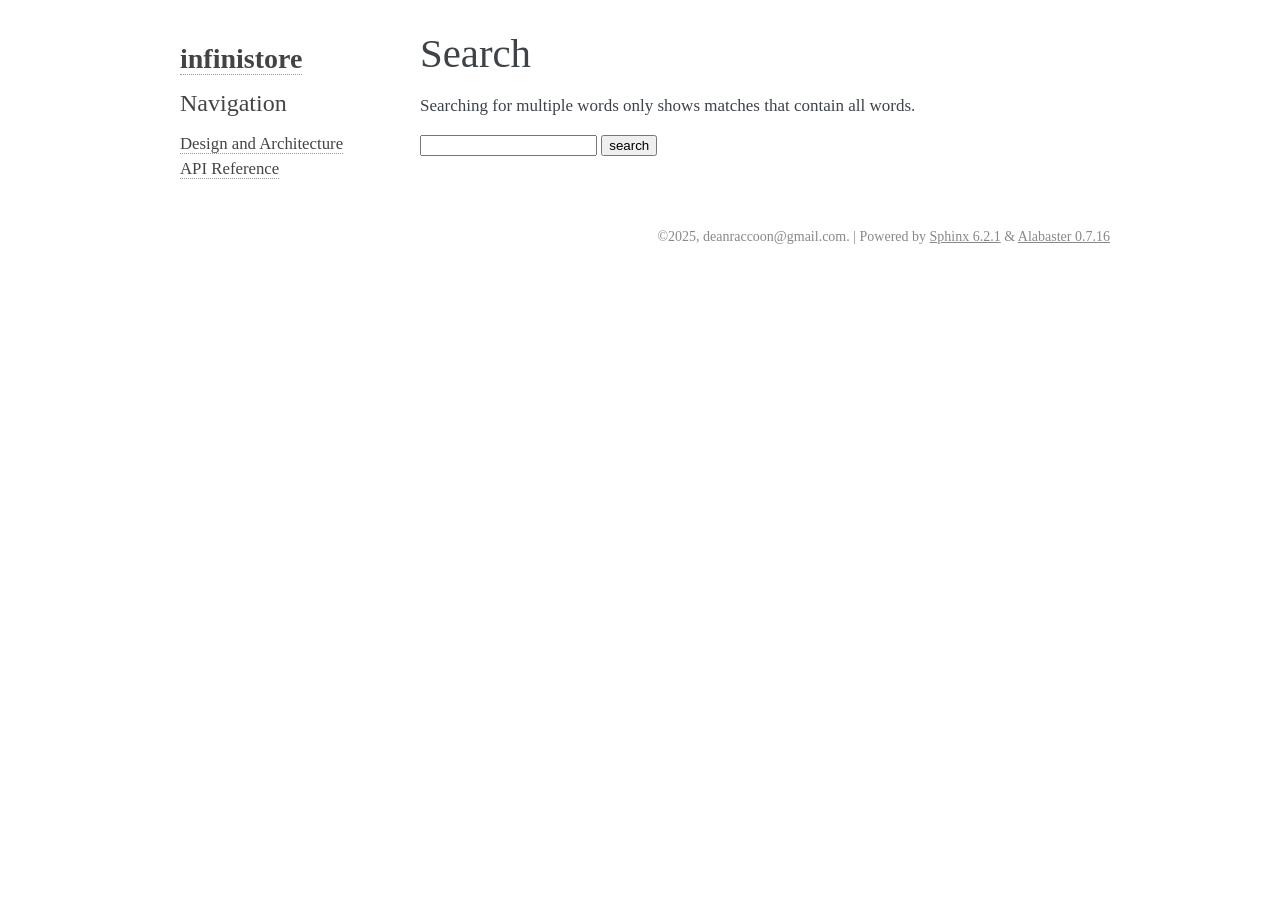
<file: search.html>
<!DOCTYPE html>

<html lang="en">
  <head>
    <meta charset="utf-8" />
    <meta name="viewport" content="width=device-width, initial-scale=1.0" />
    <title>Search &#8212; infinistore  documentation</title>
    <link rel="stylesheet" type="text/css" href="_static/pygments.css" />
    <link rel="stylesheet" type="text/css" href="_static/alabaster.css" />
    
    <script data-url_root="./" id="documentation_options" src="_static/documentation_options.js"></script>
    <script src="_static/doctools.js"></script>
    <script src="_static/sphinx_highlight.js"></script>
    <script src="_static/searchtools.js"></script>
    <script src="_static/language_data.js"></script>
    <link rel="index" title="Index" href="genindex.html" />
    <link rel="search" title="Search" href="#" />
  <script src="searchindex.js" defer></script>
  
   
  <link rel="stylesheet" href="_static/custom.css" type="text/css" />
  

  
  


  </head><body>
  

    <div class="document">
      <div class="documentwrapper">
        <div class="bodywrapper">
          

          <div class="body" role="main">
            
  <h1 id="search-documentation">Search</h1>
  
  <noscript>
  <div class="admonition warning">
  <p>
    Please activate JavaScript to enable the search
    functionality.
  </p>
  </div>
  </noscript>
  
  
  <p>
    Searching for multiple words only shows matches that contain
    all words.
  </p>
  
  
  <form action="" method="get">
    <input type="text" name="q" aria-labelledby="search-documentation" value="" autocomplete="off" autocorrect="off" autocapitalize="off" spellcheck="false"/>
    <input type="submit" value="search" />
    <span id="search-progress" style="padding-left: 10px"></span>
  </form>
  
  
  
  <div id="search-results">
  
  </div>
  

          </div>
          
        </div>
      </div>
      <div class="sphinxsidebar" role="navigation" aria-label="main navigation">
        <div class="sphinxsidebarwrapper">
<h1 class="logo"><a href="index.html">infinistore</a></h1>








<h3>Navigation</h3>
<ul>
<li class="toctree-l1"><a class="reference internal" href="design.html">Design and Architecture</a></li>
<li class="toctree-l1"><a class="reference internal" href="api.html">API Reference</a></li>
</ul>

<div class="relations">
<h3>Related Topics</h3>
<ul>
  <li><a href="index.html">Documentation overview</a><ul>
  </ul></li>
</ul>
</div>








        </div>
      </div>
      <div class="clearer"></div>
    </div>
    <div class="footer">
      &#169;2025, deanraccoon@gmail.com.
      
      |
      Powered by <a href="https://www.sphinx-doc.org/">Sphinx 6.2.1</a>
      &amp; <a href="https://alabaster.readthedocs.io">Alabaster 0.7.16</a>
      
    </div>

    

    
  </body>
</html>
</file>
<file: _static/pygments.css>
pre { line-height: 125%; }
td.linenos .normal { color: inherit; background-color: transparent; padding-left: 5px; padding-right: 5px; }
span.linenos { color: inherit; background-color: transparent; padding-left: 5px; padding-right: 5px; }
td.linenos .special { color: #000000; background-color: #ffffc0; padding-left: 5px; padding-right: 5px; }
span.linenos.special { color: #000000; background-color: #ffffc0; padding-left: 5px; padding-right: 5px; }
.highlight .hll { background-color: #ffffcc }
.highlight { background: #f8f8f8; }
.highlight .c { color: #8F5902; font-style: italic } /* Comment */
.highlight .err { color: #A40000; border: 1px solid #EF2929 } /* Error */
.highlight .g { color: #000 } /* Generic */
.highlight .k { color: #004461; font-weight: bold } /* Keyword */
.highlight .l { color: #000 } /* Literal */
.highlight .n { color: #000 } /* Name */
.highlight .o { color: #582800 } /* Operator */
.highlight .x { color: #000 } /* Other */
.highlight .p { color: #000; font-weight: bold } /* Punctuation */
.highlight .ch { color: #8F5902; font-style: italic } /* Comment.Hashbang */
.highlight .cm { color: #8F5902; font-style: italic } /* Comment.Multiline */
.highlight .cp { color: #8F5902 } /* Comment.Preproc */
.highlight .cpf { color: #8F5902; font-style: italic } /* Comment.PreprocFile */
.highlight .c1 { color: #8F5902; font-style: italic } /* Comment.Single */
.highlight .cs { color: #8F5902; font-style: italic } /* Comment.Special */
.highlight .gd { color: #A40000 } /* Generic.Deleted */
.highlight .ge { color: #000; font-style: italic } /* Generic.Emph */
.highlight .ges { color: #000 } /* Generic.EmphStrong */
.highlight .gr { color: #EF2929 } /* Generic.Error */
.highlight .gh { color: #000080; font-weight: bold } /* Generic.Heading */
.highlight .gi { color: #00A000 } /* Generic.Inserted */
.highlight .go { color: #888 } /* Generic.Output */
.highlight .gp { color: #745334 } /* Generic.Prompt */
.highlight .gs { color: #000; font-weight: bold } /* Generic.Strong */
.highlight .gu { color: #800080; font-weight: bold } /* Generic.Subheading */
.highlight .gt { color: #A40000; font-weight: bold } /* Generic.Traceback */
.highlight .kc { color: #004461; font-weight: bold } /* Keyword.Constant */
.highlight .kd { color: #004461; font-weight: bold } /* Keyword.Declaration */
.highlight .kn { color: #004461; font-weight: bold } /* Keyword.Namespace */
.highlight .kp { color: #004461; font-weight: bold } /* Keyword.Pseudo */
.highlight .kr { color: #004461; font-weight: bold } /* Keyword.Reserved */
.highlight .kt { color: #004461; font-weight: bold } /* Keyword.Type */
.highlight .ld { color: #000 } /* Literal.Date */
.highlight .m { color: #900 } /* Literal.Number */
.highlight .s { color: #4E9A06 } /* Literal.String */
.highlight .na { color: #C4A000 } /* Name.Attribute */
.highlight .nb { color: #004461 } /* Name.Builtin */
.highlight .nc { color: #000 } /* Name.Class */
.highlight .no { color: #000 } /* Name.Constant */
.highlight .nd { color: #888 } /* Name.Decorator */
.highlight .ni { color: #CE5C00 } /* Name.Entity */
.highlight .ne { color: #C00; font-weight: bold } /* Name.Exception */
.highlight .nf { color: #000 } /* Name.Function */
.highlight .nl { color: #F57900 } /* Name.Label */
.highlight .nn { color: #000 } /* Name.Namespace */
.highlight .nx { color: #000 } /* Name.Other */
.highlight .py { color: #000 } /* Name.Property */
.highlight .nt { color: #004461; font-weight: bold } /* Name.Tag */
.highlight .nv { color: #000 } /* Name.Variable */
.highlight .ow { color: #004461; font-weight: bold } /* Operator.Word */
.highlight .pm { color: #000; font-weight: bold } /* Punctuation.Marker */
.highlight .w { color: #F8F8F8 } /* Text.Whitespace */
.highlight .mb { color: #900 } /* Literal.Number.Bin */
.highlight .mf { color: #900 } /* Literal.Number.Float */
.highlight .mh { color: #900 } /* Literal.Number.Hex */
.highlight .mi { color: #900 } /* Literal.Number.Integer */
.highlight .mo { color: #900 } /* Literal.Number.Oct */
.highlight .sa { color: #4E9A06 } /* Literal.String.Affix */
.highlight .sb { color: #4E9A06 } /* Literal.String.Backtick */
.highlight .sc { color: #4E9A06 } /* Literal.String.Char */
.highlight .dl { color: #4E9A06 } /* Literal.String.Delimiter */
.highlight .sd { color: #8F5902; font-style: italic } /* Literal.String.Doc */
.highlight .s2 { color: #4E9A06 } /* Literal.String.Double */
.highlight .se { color: #4E9A06 } /* Literal.String.Escape */
.highlight .sh { color: #4E9A06 } /* Literal.String.Heredoc */
.highlight .si { color: #4E9A06 } /* Literal.String.Interpol */
.highlight .sx { color: #4E9A06 } /* Literal.String.Other */
.highlight .sr { color: #4E9A06 } /* Literal.String.Regex */
.highlight .s1 { color: #4E9A06 } /* Literal.String.Single */
.highlight .ss { color: #4E9A06 } /* Literal.String.Symbol */
.highlight .bp { color: #3465A4 } /* Name.Builtin.Pseudo */
.highlight .fm { color: #000 } /* Name.Function.Magic */
.highlight .vc { color: #000 } /* Name.Variable.Class */
.highlight .vg { color: #000 } /* Name.Variable.Global */
.highlight .vi { color: #000 } /* Name.Variable.Instance */
.highlight .vm { color: #000 } /* Name.Variable.Magic */
.highlight .il { color: #900 } /* Literal.Number.Integer.Long */
</file>
<file: _static/alabaster.css>
@import url("basic.css");

/* -- page layout ----------------------------------------------------------- */

body {
    font-family: Georgia, serif;
    font-size: 17px;
    background-color: #fff;
    color: #000;
    margin: 0;
    padding: 0;
}


div.document {
    width: 940px;
    margin: 30px auto 0 auto;
}

div.documentwrapper {
    float: left;
    width: 100%;
}

div.bodywrapper {
    margin: 0 0 0 220px;
}

div.sphinxsidebar {
    width: 220px;
    font-size: 14px;
    line-height: 1.5;
}

hr {
    border: 1px solid #B1B4B6;
}

div.body {
    background-color: #fff;
    color: #3E4349;
    padding: 0 30px 0 30px;
}

div.body > .section {
    text-align: left;
}

div.footer {
    width: 940px;
    margin: 20px auto 30px auto;
    font-size: 14px;
    color: #888;
    text-align: right;
}

div.footer a {
    color: #888;
}

p.caption {
    font-family: inherit;
    font-size: inherit;
}


div.relations {
    display: none;
}


div.sphinxsidebar {
    max-height: 100%;
    overflow-y: auto;
}

div.sphinxsidebar a {
    color: #444;
    text-decoration: none;
    border-bottom: 1px dotted #999;
}

div.sphinxsidebar a:hover {
    border-bottom: 1px solid #999;
}

div.sphinxsidebarwrapper {
    padding: 18px 10px;
}

div.sphinxsidebarwrapper p.logo {
    padding: 0;
    margin: -10px 0 0 0px;
    text-align: center;
}

div.sphinxsidebarwrapper h1.logo {
    margin-top: -10px;
    text-align: center;
    margin-bottom: 5px;
    text-align: left;
}

div.sphinxsidebarwrapper h1.logo-name {
    margin-top: 0px;
}

div.sphinxsidebarwrapper p.blurb {
    margin-top: 0;
    font-style: normal;
}

div.sphinxsidebar h3,
div.sphinxsidebar h4 {
    font-family: Georgia, serif;
    color: #444;
    font-size: 24px;
    font-weight: normal;
    margin: 0 0 5px 0;
    padding: 0;
}

div.sphinxsidebar h4 {
    font-size: 20px;
}

div.sphinxsidebar h3 a {
    color: #444;
}

div.sphinxsidebar p.logo a,
div.sphinxsidebar h3 a,
div.sphinxsidebar p.logo a:hover,
div.sphinxsidebar h3 a:hover {
    border: none;
}

div.sphinxsidebar p {
    color: #555;
    margin: 10px 0;
}

div.sphinxsidebar ul {
    margin: 10px 0;
    padding: 0;
    color: #000;
}

div.sphinxsidebar ul li.toctree-l1 > a {
    font-size: 120%;
}

div.sphinxsidebar ul li.toctree-l2 > a {
    font-size: 110%;
}

div.sphinxsidebar input {
    border: 1px solid #CCC;
    font-family: Georgia, serif;
    font-size: 1em;
}

div.sphinxsidebar #searchbox input[type="text"] {
    width: 160px;
}

div.sphinxsidebar .search > div {
    display: table-cell;
}

div.sphinxsidebar hr {
    border: none;
    height: 1px;
    color: #AAA;
    background: #AAA;

    text-align: left;
    margin-left: 0;
    width: 50%;
}

div.sphinxsidebar .badge {
    border-bottom: none;
}

div.sphinxsidebar .badge:hover {
    border-bottom: none;
}

/* To address an issue with donation coming after search */
div.sphinxsidebar h3.donation {
    margin-top: 10px;
}

/* -- body styles ----------------------------------------------------------- */

a {
    color: #004B6B;
    text-decoration: underline;
}

a:hover {
    color: #6D4100;
    text-decoration: underline;
}

div.body h1,
div.body h2,
div.body h3,
div.body h4,
div.body h5,
div.body h6 {
    font-family: Georgia, serif;
    font-weight: normal;
    margin: 30px 0px 10px 0px;
    padding: 0;
}

div.body h1 { margin-top: 0; padding-top: 0; font-size: 240%; }
div.body h2 { font-size: 180%; }
div.body h3 { font-size: 150%; }
div.body h4 { font-size: 130%; }
div.body h5 { font-size: 100%; }
div.body h6 { font-size: 100%; }

a.headerlink {
    color: #DDD;
    padding: 0 4px;
    text-decoration: none;
}

a.headerlink:hover {
    color: #444;
    background: #EAEAEA;
}

div.body p, div.body dd, div.body li {
    line-height: 1.4em;
}

div.admonition {
    margin: 20px 0px;
    padding: 10px 30px;
    background-color: #EEE;
    border: 1px solid #CCC;
}

div.admonition tt.xref, div.admonition code.xref, div.admonition a tt {
    background-color: #FBFBFB;
    border-bottom: 1px solid #fafafa;
}

div.admonition p.admonition-title {
    font-family: Georgia, serif;
    font-weight: normal;
    font-size: 24px;
    margin: 0 0 10px 0;
    padding: 0;
    line-height: 1;
}

div.admonition p.last {
    margin-bottom: 0;
}

div.highlight {
    background-color: #fff;
}

dt:target, .highlight {
    background: #FAF3E8;
}

div.warning {
    background-color: #FCC;
    border: 1px solid #FAA;
}

div.danger {
    background-color: #FCC;
    border: 1px solid #FAA;
    -moz-box-shadow: 2px 2px 4px #D52C2C;
    -webkit-box-shadow: 2px 2px 4px #D52C2C;
    box-shadow: 2px 2px 4px #D52C2C;
}

div.error {
    background-color: #FCC;
    border: 1px solid #FAA;
    -moz-box-shadow: 2px 2px 4px #D52C2C;
    -webkit-box-shadow: 2px 2px 4px #D52C2C;
    box-shadow: 2px 2px 4px #D52C2C;
}

div.caution {
    background-color: #FCC;
    border: 1px solid #FAA;
}

div.attention {
    background-color: #FCC;
    border: 1px solid #FAA;
}

div.important {
    background-color: #EEE;
    border: 1px solid #CCC;
}

div.note {
    background-color: #EEE;
    border: 1px solid #CCC;
}

div.tip {
    background-color: #EEE;
    border: 1px solid #CCC;
}

div.hint {
    background-color: #EEE;
    border: 1px solid #CCC;
}

div.seealso {
    background-color: #EEE;
    border: 1px solid #CCC;
}

div.topic {
    background-color: #EEE;
}

p.admonition-title {
    display: inline;
}

p.admonition-title:after {
    content: ":";
}

pre, tt, code {
    font-family: 'Consolas', 'Menlo', 'DejaVu Sans Mono', 'Bitstream Vera Sans Mono', monospace;
    font-size: 0.9em;
}

.hll {
    background-color: #FFC;
    margin: 0 -12px;
    padding: 0 12px;
    display: block;
}

img.screenshot {
}

tt.descname, tt.descclassname, code.descname, code.descclassname {
    font-size: 0.95em;
}

tt.descname, code.descname {
    padding-right: 0.08em;
}

img.screenshot {
    -moz-box-shadow: 2px 2px 4px #EEE;
    -webkit-box-shadow: 2px 2px 4px #EEE;
    box-shadow: 2px 2px 4px #EEE;
}

table.docutils {
    border: 1px solid #888;
    -moz-box-shadow: 2px 2px 4px #EEE;
    -webkit-box-shadow: 2px 2px 4px #EEE;
    box-shadow: 2px 2px 4px #EEE;
}

table.docutils td, table.docutils th {
    border: 1px solid #888;
    padding: 0.25em 0.7em;
}

table.field-list, table.footnote {
    border: none;
    -moz-box-shadow: none;
    -webkit-box-shadow: none;
    box-shadow: none;
}

table.footnote {
    margin: 15px 0;
    width: 100%;
    border: 1px solid #EEE;
    background: #FDFDFD;
    font-size: 0.9em;
}

table.footnote + table.footnote {
    margin-top: -15px;
    border-top: none;
}

table.field-list th {
    padding: 0 0.8em 0 0;
}

table.field-list td {
    padding: 0;
}

table.field-list p {
    margin-bottom: 0.8em;
}

/* Cloned from
 * https://github.com/sphinx-doc/sphinx/commit/ef60dbfce09286b20b7385333d63a60321784e68
 */
.field-name {
    -moz-hyphens: manual;
    -ms-hyphens: manual;
    -webkit-hyphens: manual;
    hyphens: manual;
}

table.footnote td.label {
    width: .1px;
    padding: 0.3em 0 0.3em 0.5em;
}

table.footnote td {
    padding: 0.3em 0.5em;
}

dl {
    margin-left: 0;
    margin-right: 0;
    margin-top: 0;
    padding: 0;
}

dl dd {
    margin-left: 30px;
}

blockquote {
    margin: 0 0 0 30px;
    padding: 0;
}

ul, ol {
    /* Matches the 30px from the narrow-screen "li > ul" selector below */
    margin: 10px 0 10px 30px;
    padding: 0;
}

pre {
    background: #EEE;
    padding: 7px 30px;
    margin: 15px 0px;
    line-height: 1.3em;
}

div.viewcode-block:target {
    background: #ffd;
}

dl pre, blockquote pre, li pre {
    margin-left: 0;
    padding-left: 30px;
}

tt, code {
    background-color: #ecf0f3;
    color: #222;
    /* padding: 1px 2px; */
}

tt.xref, code.xref, a tt {
    background-color: #FBFBFB;
    border-bottom: 1px solid #fff;
}

a.reference {
    text-decoration: none;
    border-bottom: 1px dotted #004B6B;
}

/* Don't put an underline on images */
a.image-reference, a.image-reference:hover {
    border-bottom: none;
}

a.reference:hover {
    border-bottom: 1px solid #6D4100;
}

a.footnote-reference {
    text-decoration: none;
    font-size: 0.7em;
    vertical-align: top;
    border-bottom: 1px dotted #004B6B;
}

a.footnote-reference:hover {
    border-bottom: 1px solid #6D4100;
}

a:hover tt, a:hover code {
    background: #EEE;
}


@media screen and (max-width: 870px) {

    div.sphinxsidebar {
    	display: none;
    }

    div.document {
       width: 100%;

    }

    div.documentwrapper {
    	margin-left: 0;
    	margin-top: 0;
    	margin-right: 0;
    	margin-bottom: 0;
    }

    div.bodywrapper {
    	margin-top: 0;
    	margin-right: 0;
    	margin-bottom: 0;
    	margin-left: 0;
    }

    ul {
    	margin-left: 0;
    }

	li > ul {
        /* Matches the 30px from the "ul, ol" selector above */
		margin-left: 30px;
	}

    .document {
    	width: auto;
    }

    .footer {
    	width: auto;
    }

    .bodywrapper {
    	margin: 0;
    }

    .footer {
    	width: auto;
    }

    .github {
        display: none;
    }



}



@media screen and (max-width: 875px) {

    body {
        margin: 0;
        padding: 20px 30px;
    }

    div.documentwrapper {
        float: none;
        background: #fff;
    }

    div.sphinxsidebar {
        display: block;
        float: none;
        width: 102.5%;
        margin: 50px -30px -20px -30px;
        padding: 10px 20px;
        background: #333;
        color: #FFF;
    }

    div.sphinxsidebar h3, div.sphinxsidebar h4, div.sphinxsidebar p,
    div.sphinxsidebar h3 a {
        color: #fff;
    }

    div.sphinxsidebar a {
        color: #AAA;
    }

    div.sphinxsidebar p.logo {
        display: none;
    }

    div.document {
        width: 100%;
        margin: 0;
    }

    div.footer {
        display: none;
    }

    div.bodywrapper {
        margin: 0;
    }

    div.body {
        min-height: 0;
        padding: 0;
    }

    .rtd_doc_footer {
        display: none;
    }

    .document {
        width: auto;
    }

    .footer {
        width: auto;
    }

    .footer {
        width: auto;
    }

    .github {
        display: none;
    }
}


/* misc. */

.revsys-inline {
    display: none!important;
}

/* Hide ugly table cell borders in ..bibliography:: directive output */
table.docutils.citation, table.docutils.citation td, table.docutils.citation th {
  border: none;
  /* Below needed in some edge cases; if not applied, bottom shadows appear */
  -moz-box-shadow: none;
  -webkit-box-shadow: none;
  box-shadow: none;
}


/* relbar */

.related {
    line-height: 30px;
    width: 100%;
    font-size: 0.9rem;
}

.related.top {
    border-bottom: 1px solid #EEE;
    margin-bottom: 20px;
}

.related.bottom {
    border-top: 1px solid #EEE;
}

.related ul {
    padding: 0;
    margin: 0;
    list-style: none;
}

.related li {
    display: inline;
}

nav#rellinks {
    float: right;
}

nav#rellinks li+li:before {
    content: "|";
}

nav#breadcrumbs li+li:before {
    content: "\00BB";
}

/* Hide certain items when printing */
@media print {
    div.related {
        display: none;
    }
}
</file>
<file: _static/custom.css>
/* This file intentionally left blank. */
</file>
